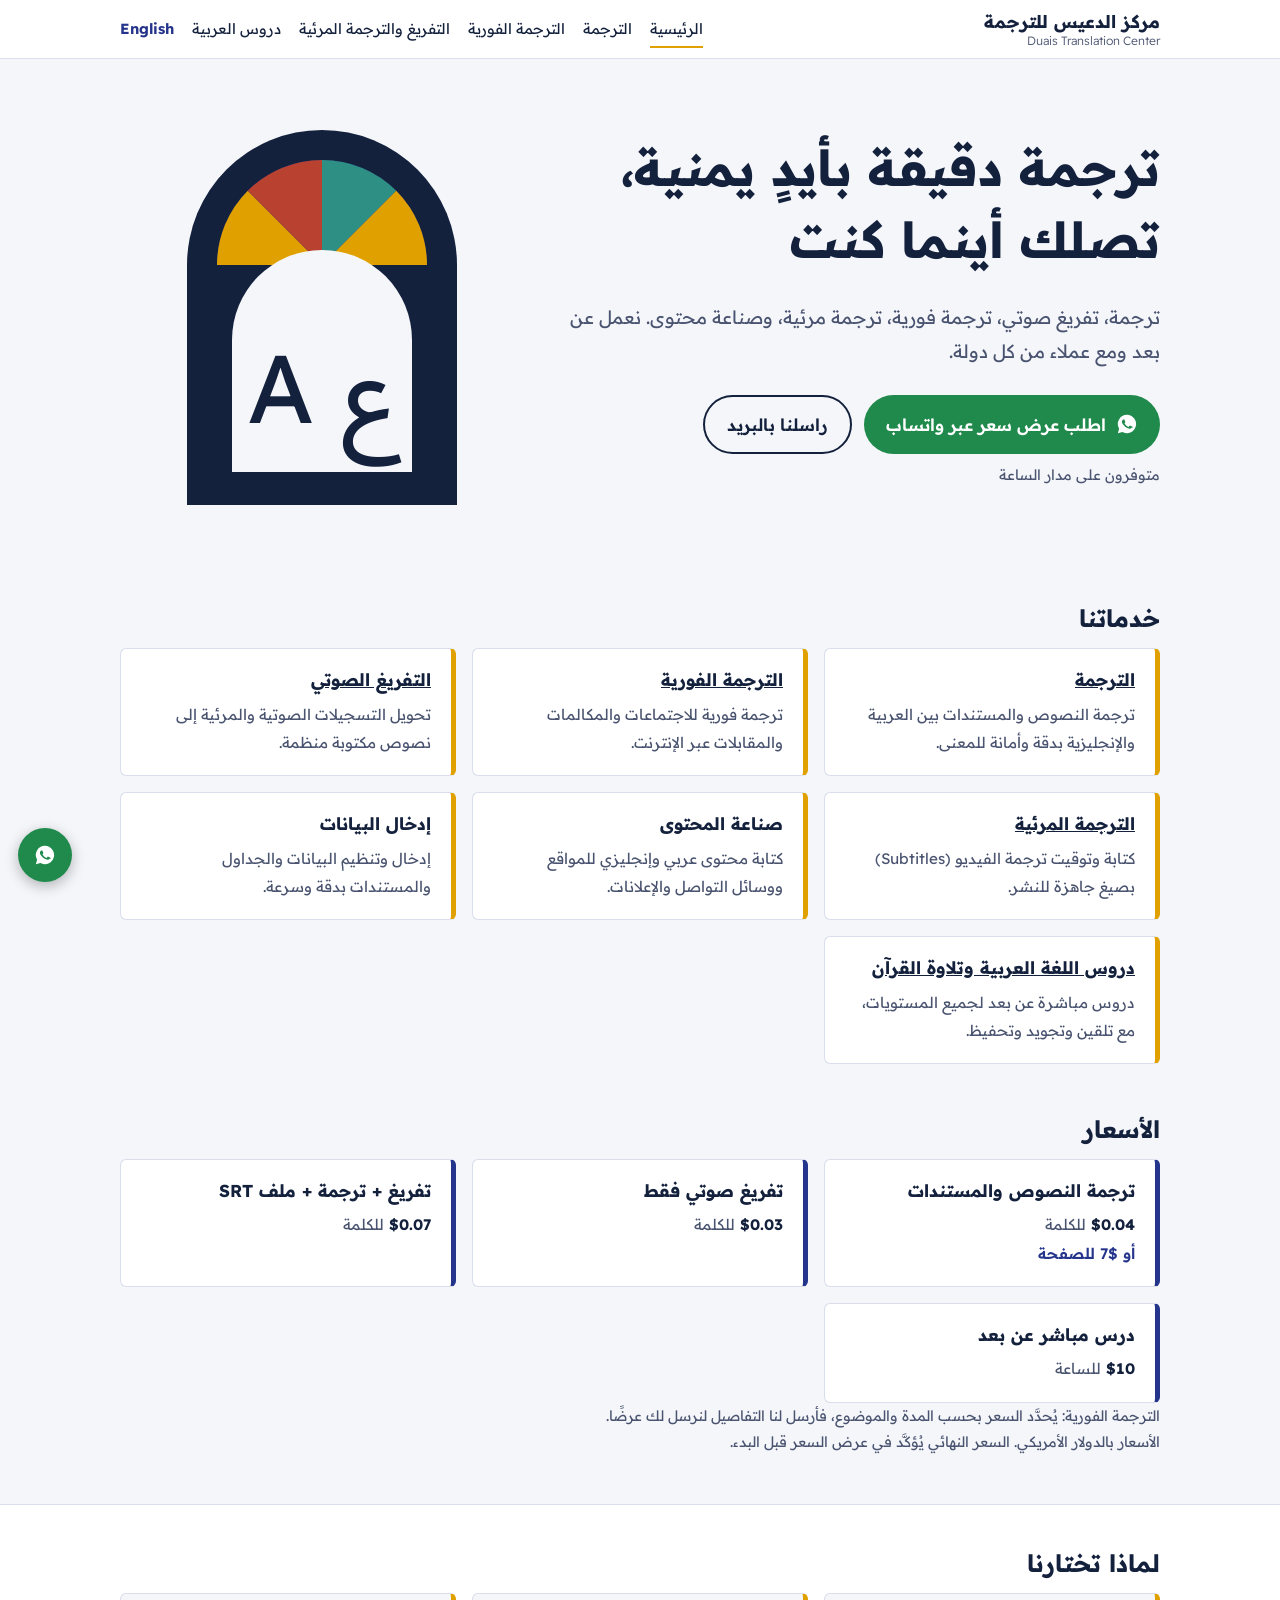
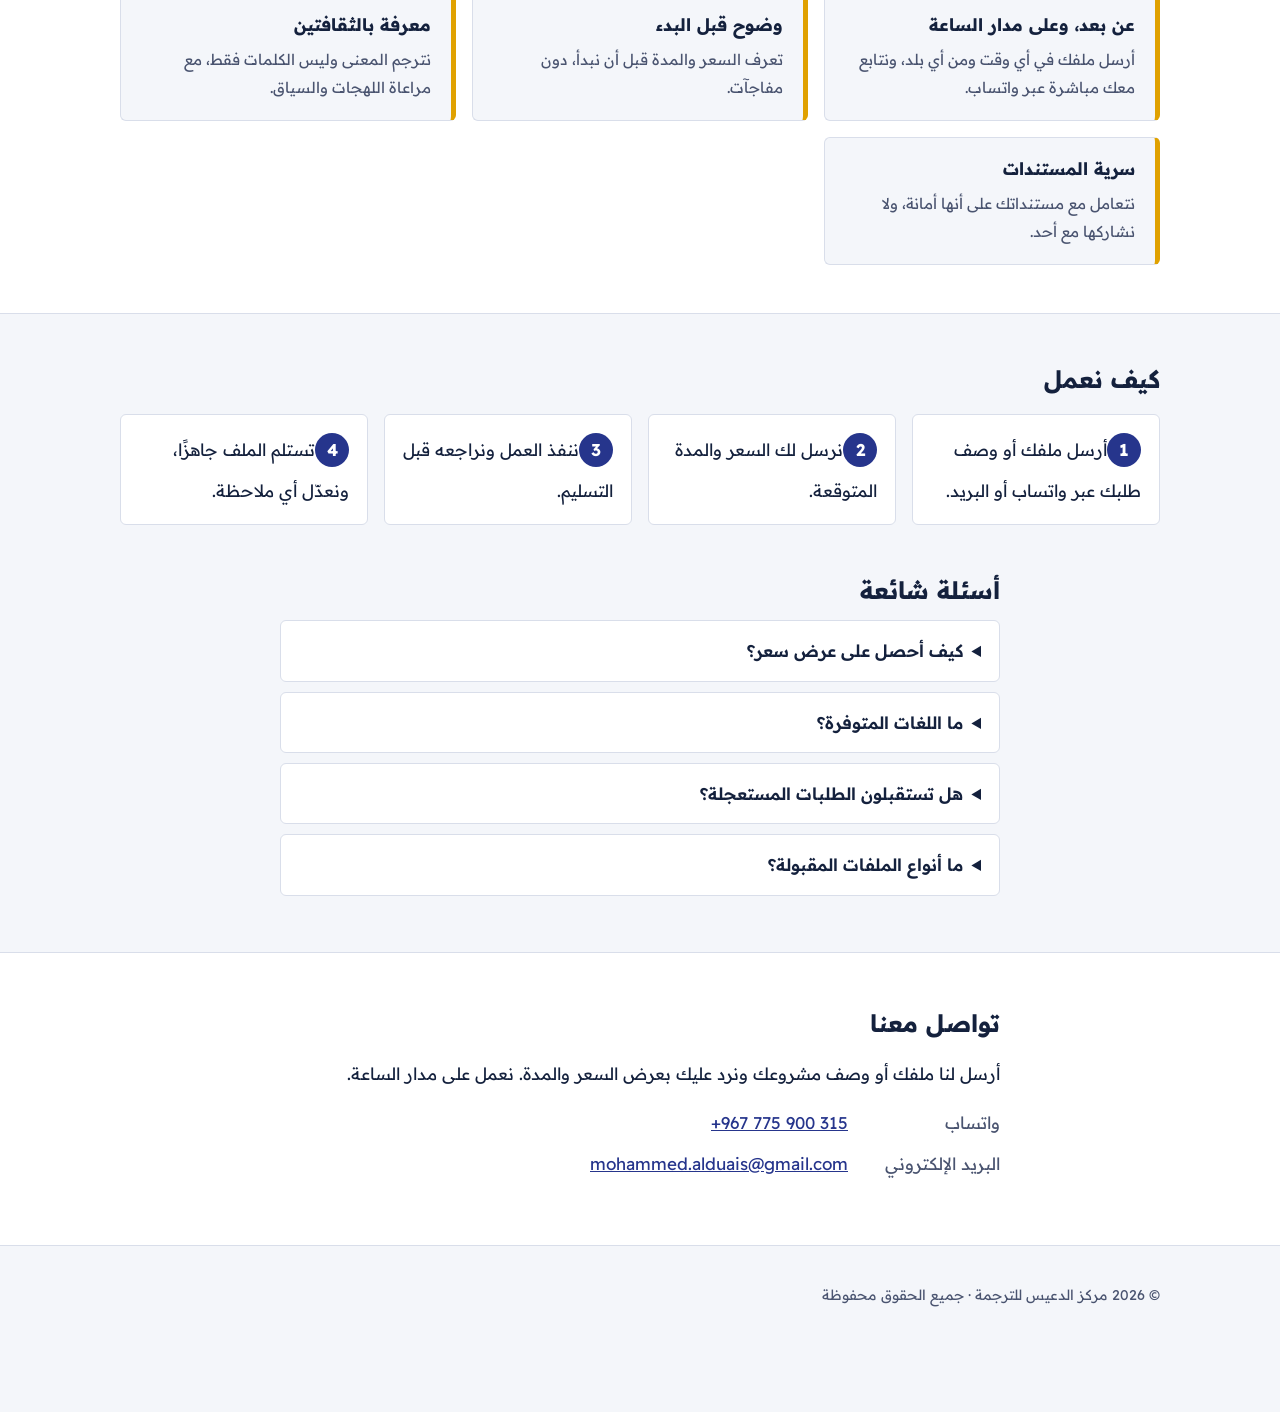
<file: index.html>
<!doctype html>
<html lang="ar" dir="rtl">
<head><meta charset="utf-8"><meta name="viewport" content="width=device-width, initial-scale=1">
<title>مركز الدعيس للترجمة | ترجمة احترافية وتفريغ صوتي وترجمة فورية</title><meta name="description" content="ترجمة عربي-إنجليزي احترافية، تفريغ صوتي، ترجمة فورية، ترجمة مرئية، صناعة محتوى وإدخال بيانات، عن بعد وعلى مدار الساعة. اطلب عرض سعر عبر واتساب.">
<link rel="canonical" href="https://duaistranslations.github.io/DTC/"><link rel="alternate" hreflang="ar" href="https://duaistranslations.github.io/DTC/"><link rel="alternate" hreflang="en" href="https://duaistranslations.github.io/DTC/en/"><link rel="alternate" hreflang="x-default" href="https://duaistranslations.github.io/DTC/">
<meta property="og:type" content="website"><meta property="og:title" content="مركز الدعيس للترجمة | ترجمة احترافية وتفريغ صوتي وترجمة فورية"><meta property="og:description" content="ترجمة عربي-إنجليزي احترافية، تفريغ صوتي، ترجمة فورية، ترجمة مرئية، صناعة محتوى وإدخال بيانات، عن بعد وعلى مدار الساعة. اطلب عرض سعر عبر واتساب."><meta property="og:url" content="https://duaistranslations.github.io/DTC/"><meta property="og:locale" content="ar_AR">
<meta name="theme-color" content="#14213D"><link rel="icon" href="favicon.svg" type="image/svg+xml">
<link rel="preconnect" href="https://fonts.googleapis.com"><link rel="preconnect" href="https://fonts.gstatic.com" crossorigin>
<link rel="stylesheet" href="https://fonts.googleapis.com/css2?family=Readex+Pro:wght@300;400;600;700&display=swap">
<link rel="stylesheet" href="style.css"><script type="application/ld+json">{"@context": "https://schema.org", "@type": "ProfessionalService", "name": "Duais Translation Center", "alternateName": "مركز الدعيس للترجمة", "url": "https://duaistranslations.github.io/DTC/", "email": "mohammed.alduais@gmail.com", "telephone": "+967775900315", "availableLanguage": ["Arabic", "English"], "areaServed": "Worldwide", "priceRange": "$0.03-$0.07 per word; $10 per hour (lessons)", "currenciesAccepted": "USD", "description": "Professional Arabic–English translation, transcription, remote interpretation, subtitling, content creation and data entry, available 24/7. Request a quote on WhatsApp.", "openingHours": "Mo-Su 00:00-23:59", "knowsAbout": ["Translation", "Interpretation", "Transcription", "Subtitling", "Arabic language tutoring"]}</script><script type="application/ld+json">{"@context": "https://schema.org", "@type": "FAQPage", "mainEntity": [{"@type": "Question", "name": "كيف أحصل على عرض سعر؟", "acceptedAnswer": {"@type": "Answer", "text": "أرسل الملف أو وصفًا للمشروع عبر واتساب أو البريد، ونرد بالسعر والمدة. الترجمة التحريرية 0.04 دولار للكلمة أو 7 دولارات للصفحة، والتفريغ الصوتي 0.03 دولار للكلمة، والتفريغ مع الترجمة وملف SRT 0.07 دولار للكلمة، ودروس العربية 10 دولارات للساعة."}}, {"@type": "Question", "name": "ما اللغات المتوفرة؟", "acceptedAnswer": {"@type": "Answer", "text": "نعمل بين العربية والإنجليزية. للغات أخرى راسلنا ونخبرك بما يمكن تنفيذه."}}, {"@type": "Question", "name": "هل تستقبلون الطلبات المستعجلة؟", "acceptedAnswer": {"@type": "Answer", "text": "نعم، نحن متوفرون على مدار الساعة. اذكر موعد التسليم المطلوب في رسالتك."}}, {"@type": "Question", "name": "ما أنواع الملفات المقبولة؟", "acceptedAnswer": {"@type": "Answer", "text": "ملفات Word وPDF وPowerPoint وExcel والصور الواضحة للمستندات، وكذلك ملفات الصوت والفيديو للتفريغ والترجمة المرئية."}}]}</script></head>
<body><a class="skip" href="#main">تخطَّ إلى المحتوى</a>
<header class="top"><div class="wrap bar"><a class="brand" href="./"><span><b>مركز الدعيس للترجمة</b><small>Duais Translation Center</small></span></a>
<nav aria-label="التنقل"><a href="./" aria-current="page">الرئيسية</a><a href="translation/">الترجمة</a><a href="interpretation/">الترجمة الفورية</a><a href="transcription/">التفريغ والترجمة المرئية</a><a href="tutoring/">دروس العربية</a><a class="lang" href="en/" hreflang="en" lang="en">English</a></nav></div></header>
<main id="main"><section class="hero"><div class="wrap hero-grid"><div>
<h1>ترجمة دقيقة بأيدٍ يمنية، تصلك أينما كنت</h1><p class="lead">ترجمة، تفريغ صوتي، ترجمة فورية، ترجمة مرئية، وصناعة محتوى. نعمل عن بعد ومع عملاء من كل دولة.</p>
<p class="btns"><a class="btn" href="https://wa.me/967775900315?text=%D9%85%D8%B1%D8%AD%D8%A8%D9%8B%D8%A7%D8%8C%20%D8%A3%D8%B1%D8%BA%D8%A8%20%D9%81%D9%8A%20%D8%A7%D9%84%D8%AD%D8%B5%D9%88%D9%84%20%D8%B9%D9%84%D9%89%20%D8%B9%D8%B1%D8%B6%20%D8%B3%D8%B9%D8%B1%20%D9%84%D8%AE%D8%AF%D9%85%D8%A9%3A%20"><svg viewBox="0 0 24 24" width="22" height="22" aria-hidden="true"><path fill="currentColor" d="M12 2a10 10 0 0 0-8.6 15.1L2 22l5-1.3A10 10 0 1 0 12 2zm5.2 13.9c-.2.6-1.300 1.200-1.800 1.200-.5.1-1 .2-3.200-.7-2.700-1.100-4.400-3.800-4.600-4-.1-.2-1.100-1.500-1.100-2.800s.7-2 1-2.300c.2-.3.500-.3.700-.3h.5c.2 0 .4 0 .6.500l.8 2c.1.2.1.4 0 .5l-.3.500-.4.400c-.1.200-.3.300-.1.600.2.300.8 1.300 1.700 2.100 1.200 1 2.100 1.300 2.400 1.500.3.100.5.100.6-.1l.9-1.100c.2-.3.400-.2.700-.1l1.900.9c.3.100.5.200.5.300.1.200.1.800-.1 1.400z"/></svg><span>اطلب عرض سعر عبر واتساب</span></a><a class="btn ghost" href="mailto:mohammed.alduais@gmail.com">راسلنا بالبريد</a></p>
<p class="note">متوفرون على مدار الساعة</p></div><svg class="arch" viewBox="0 0 200 260" aria-hidden="true" focusable="false">
<path d="M10 260V100a90 90 0 0 1 180 0v160z" fill="#14213D"/>
<g transform="translate(100 100)">
<path d="M-70 0a70 70 0 0 1 140 0z" fill="#26358C"/>
<path d="M0 0L-70 0A70 70 0 0 1 -49.5 -49.5z" fill="#E0A100"/>
<path d="M0 0L-49.5 -49.5A70 70 0 0 1 0 -70z" fill="#B8412F"/>
<path d="M0 0L0 -70A70 70 0 0 1 49.5 -49.5z" fill="#2E8F84"/>
<path d="M0 0L49.5 -49.5A70 70 0 0 1 70 0z" fill="#E0A100"/>
</g>
<path d="M40 238V150a60 60 0 0 1 120 0v88z" fill="#F4F6FA"/>
<text x="100" y="205" text-anchor="middle" font-size="64" font-family="Readex Pro,Tahoma,sans-serif" fill="#14213D">ع A</text>
</svg></div></section><section class="wrap"><h2>خدماتنا</h2><ul class="grid"><li><h3><a href="translation/">الترجمة</a></h3><p>ترجمة النصوص والمستندات بين العربية والإنجليزية بدقة وأمانة للمعنى.</p></li><li><h3><a href="interpretation/">الترجمة الفورية</a></h3><p>ترجمة فورية للاجتماعات والمكالمات والمقابلات عبر الإنترنت.</p></li><li><h3><a href="transcription/">التفريغ الصوتي</a></h3><p>تحويل التسجيلات الصوتية والمرئية إلى نصوص مكتوبة منظمة.</p></li><li><h3><a href="transcription/">الترجمة المرئية</a></h3><p>كتابة وتوقيت ترجمة الفيديو (Subtitles) بصيغ جاهزة للنشر.</p></li><li><h3>صناعة المحتوى</h3><p>كتابة محتوى عربي وإنجليزي للمواقع ووسائل التواصل والإعلانات.</p></li><li><h3>إدخال البيانات</h3><p>إدخال وتنظيم البيانات والجداول والمستندات بدقة وسرعة.</p></li><li><h3><a href="tutoring/">دروس اللغة العربية وتلاوة القرآن</a></h3><p>دروس مباشرة عن بعد لجميع المستويات، مع تلقين وتجويد وتحفيظ.</p></li></ul></section><section class="wrap"><h2>الأسعار</h2><ul class="grid prices"><li><h3>ترجمة النصوص والمستندات</h3><p class="price"><bdi dir="ltr">$0.04</bdi> <span>للكلمة</span></p><p class="alt">أو $7 للصفحة</p></li><li><h3>تفريغ صوتي فقط</h3><p class="price"><bdi dir="ltr">$0.03</bdi> <span>للكلمة</span></p></li><li><h3>تفريغ + ترجمة + ملف SRT</h3><p class="price"><bdi dir="ltr">$0.07</bdi> <span>للكلمة</span></p></li><li><h3>درس مباشر عن بعد</h3><p class="price"><bdi dir="ltr">$10</bdi> <span>للساعة</span></p></li></ul><p class="note">الترجمة الفورية: يُحدَّد السعر بحسب المدة والموضوع، فأرسل لنا التفاصيل لنرسل لك عرضًا.</p><p class="note">الأسعار بالدولار الأمريكي. السعر النهائي يُؤكَّد في عرض السعر قبل البدء.</p></section><section class="band"><div class="wrap"><h2>لماذا تختارنا</h2><ul class="grid two"><li><h3>عن بعد، وعلى مدار الساعة</h3><p>أرسل ملفك في أي وقت ومن أي بلد، ونتابع معك مباشرة عبر واتساب.</p></li><li><h3>وضوح قبل البدء</h3><p>تعرف السعر والمدة قبل أن نبدأ، دون مفاجآت.</p></li><li><h3>معرفة بالثقافتين</h3><p>نترجم المعنى وليس الكلمات فقط، مع مراعاة اللهجات والسياق.</p></li><li><h3>سرية المستندات</h3><p>نتعامل مع مستنداتك على أنها أمانة، ولا نشاركها مع أحد.</p></li></ul></div></section><section class="wrap"><h2>كيف نعمل</h2><ol class="steps"><li>أرسل ملفك أو وصف طلبك عبر واتساب أو البريد.</li><li>نرسل لك السعر والمدة المتوقعة.</li><li>ننفذ العمل ونراجعه قبل التسليم.</li><li>تستلم الملف جاهزًا، ونعدّل أي ملاحظة.</li></ol></section><section class="wrap narrow"><h2>أسئلة شائعة</h2><details><summary>كيف أحصل على عرض سعر؟</summary><p>أرسل الملف أو وصفًا للمشروع عبر واتساب أو البريد، ونرد بالسعر والمدة. الترجمة التحريرية 0.04 دولار للكلمة أو 7 دولارات للصفحة، والتفريغ الصوتي 0.03 دولار للكلمة، والتفريغ مع الترجمة وملف SRT 0.07 دولار للكلمة، ودروس العربية 10 دولارات للساعة.</p></details><details><summary>ما اللغات المتوفرة؟</summary><p>نعمل بين العربية والإنجليزية. للغات أخرى راسلنا ونخبرك بما يمكن تنفيذه.</p></details><details><summary>هل تستقبلون الطلبات المستعجلة؟</summary><p>نعم، نحن متوفرون على مدار الساعة. اذكر موعد التسليم المطلوب في رسالتك.</p></details><details><summary>ما أنواع الملفات المقبولة؟</summary><p>ملفات Word وPDF وPowerPoint وExcel والصور الواضحة للمستندات، وكذلك ملفات الصوت والفيديو للتفريغ والترجمة المرئية.</p></details></section><section class="band contact" id="contact"><div class="wrap narrow"><h2>تواصل معنا</h2><p>أرسل لنا ملفك أو وصف مشروعك ونرد عليك بعرض السعر والمدة. نعمل على مدار الساعة.</p>
<ul class="contact-list"><li><span>واتساب</span><a href="https://wa.me/967775900315?text=%D9%85%D8%B1%D8%AD%D8%A8%D9%8B%D8%A7%D8%8C%20%D8%A3%D8%B1%D8%BA%D8%A8%20%D9%81%D9%8A%20%D8%A7%D9%84%D8%AD%D8%B5%D9%88%D9%84%20%D8%B9%D9%84%D9%89%20%D8%B9%D8%B1%D8%B6%20%D8%B3%D8%B9%D8%B1%20%D9%84%D8%AE%D8%AF%D9%85%D8%A9%3A%20" dir="ltr">+967 775 900 315</a></li>
<li><span>البريد الإلكتروني</span><a href="mailto:mohammed.alduais@gmail.com" dir="ltr">mohammed.alduais@gmail.com</a></li></ul></div></section></main>
<footer><div class="wrap"><p>© 2026 مركز الدعيس للترجمة · جميع الحقوق محفوظة</p></div></footer>
<a class="fab" href="https://wa.me/967775900315?text=%D9%85%D8%B1%D8%AD%D8%A8%D9%8B%D8%A7%D8%8C%20%D8%A3%D8%B1%D8%BA%D8%A8%20%D9%81%D9%8A%20%D8%A7%D9%84%D8%AD%D8%B5%D9%88%D9%84%20%D8%B9%D9%84%D9%89%20%D8%B9%D8%B1%D8%B6%20%D8%B3%D8%B9%D8%B1%20%D9%84%D8%AE%D8%AF%D9%85%D8%A9%3A%20" aria-label="واتساب"><svg viewBox="0 0 24 24" width="22" height="22" aria-hidden="true"><path fill="currentColor" d="M12 2a10 10 0 0 0-8.6 15.1L2 22l5-1.3A10 10 0 1 0 12 2zm5.2 13.9c-.2.6-1.300 1.200-1.800 1.200-.5.1-1 .2-3.200-.7-2.700-1.100-4.400-3.800-4.600-4-.1-.2-1.100-1.500-1.100-2.800s.7-2 1-2.300c.2-.3.500-.3.700-.3h.5c.2 0 .4 0 .6.500l.8 2c.1.2.1.4 0 .5l-.3.500-.4.400c-.1.200-.3.300-.1.600.2.300.8 1.300 1.700 2.100 1.200 1 2.100 1.300 2.400 1.500.3.100.5.100.6-.1l.9-1.100c.2-.3.400-.2.700-.1l1.900.9c.3.100.5.200.5.300.1.200.1.800-.1 1.400z"/></svg></a>
</body></html>
</file>
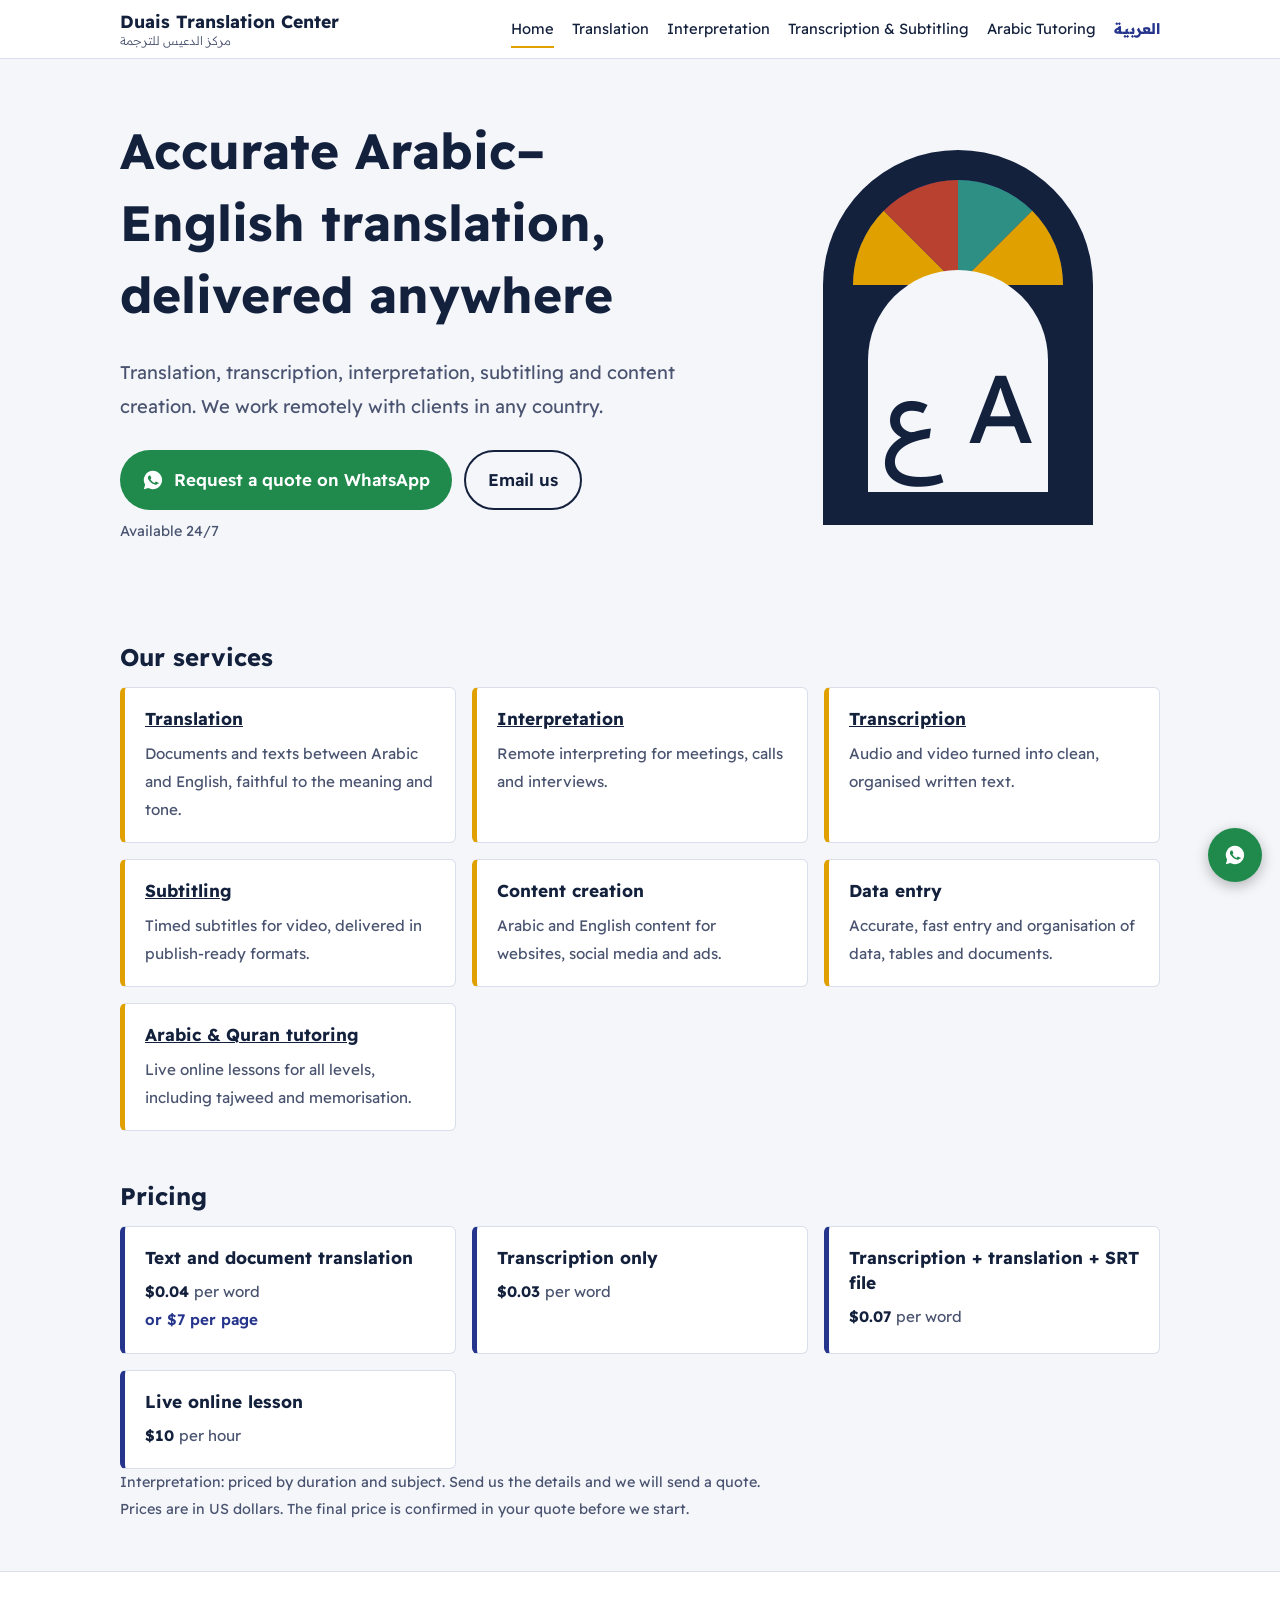
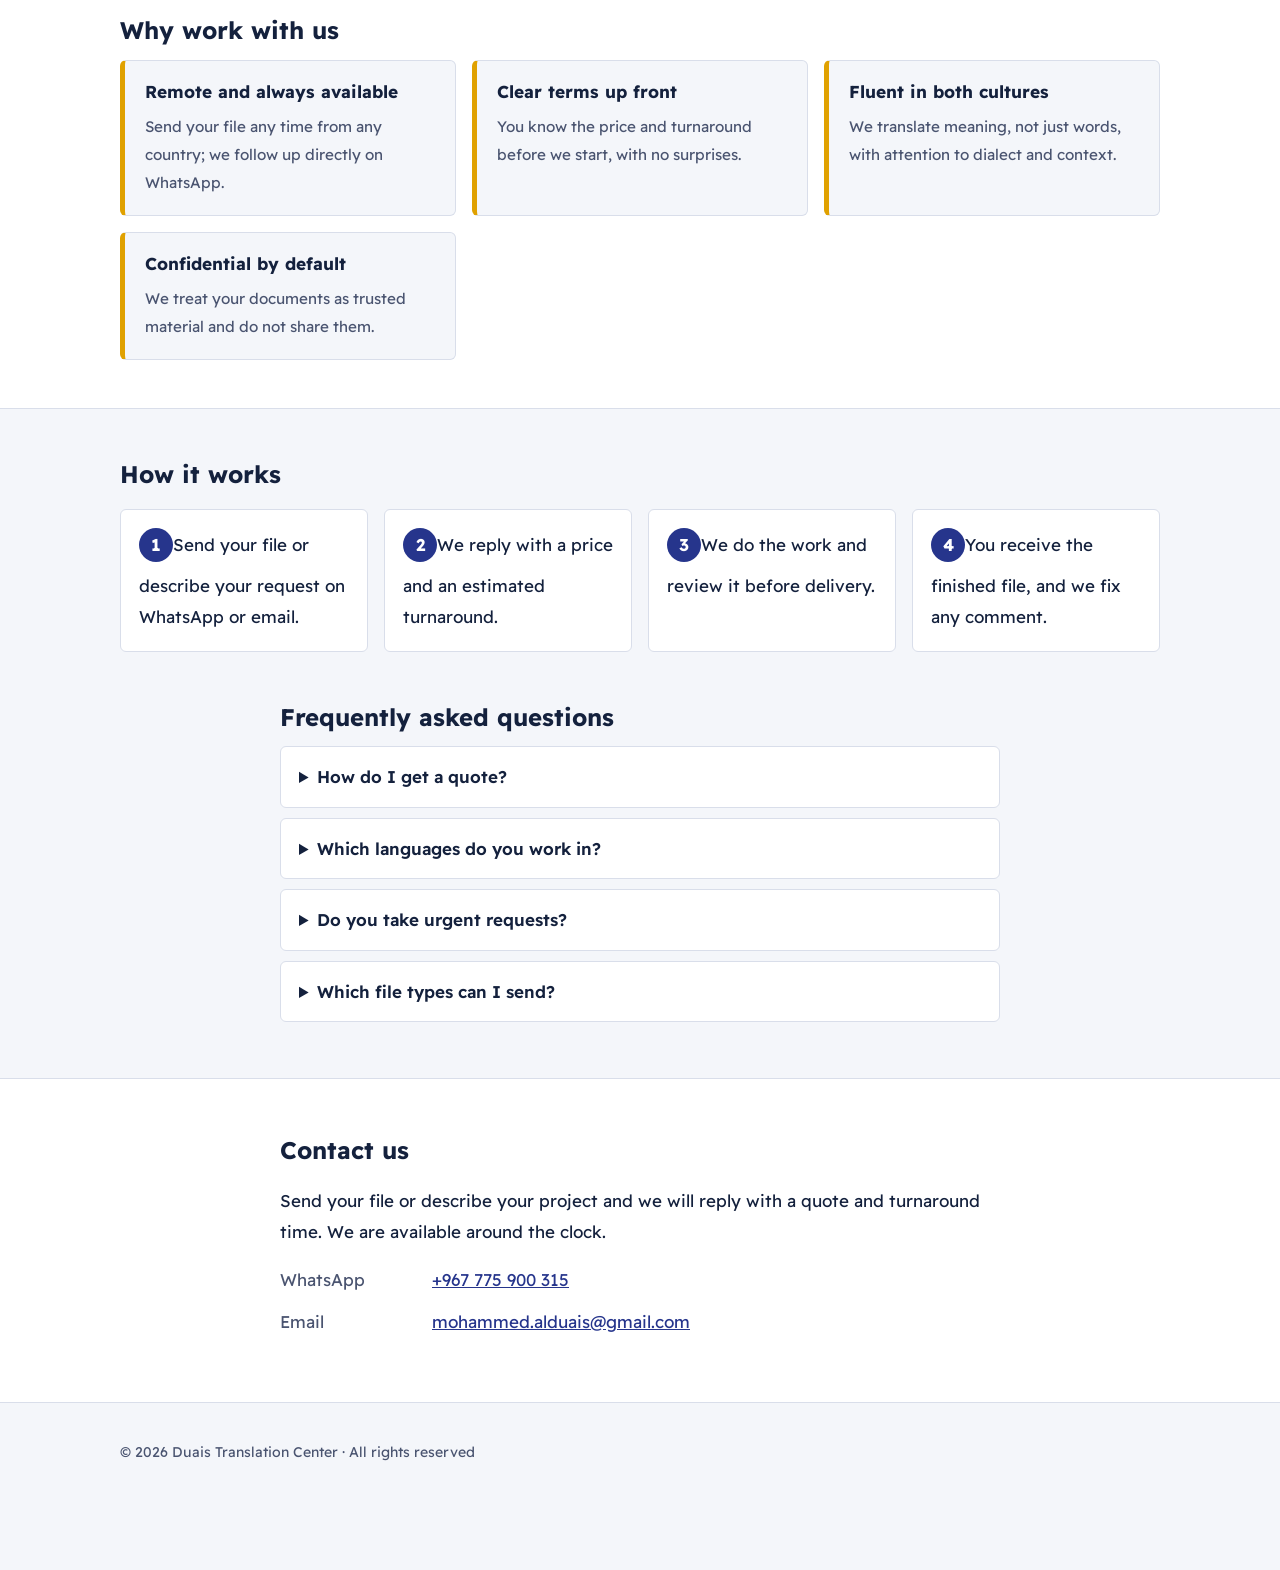
<file: en/index.html>
<!doctype html>
<html lang="en" dir="ltr">
<head><meta charset="utf-8"><meta name="viewport" content="width=device-width, initial-scale=1">
<title>Duais Translation Center | Arabic–English Translation, Transcription &amp; Interpretation</title><meta name="description" content="Professional Arabic–English translation, transcription, remote interpretation, subtitling, content creation and data entry, available 24/7. Request a quote on WhatsApp.">
<link rel="canonical" href="https://duaistranslations.github.io/DTC/en/"><link rel="alternate" hreflang="ar" href="https://duaistranslations.github.io/DTC/"><link rel="alternate" hreflang="en" href="https://duaistranslations.github.io/DTC/en/"><link rel="alternate" hreflang="x-default" href="https://duaistranslations.github.io/DTC/">
<meta property="og:type" content="website"><meta property="og:title" content="Duais Translation Center | Arabic–English Translation, Transcription &amp; Interpretation"><meta property="og:description" content="Professional Arabic–English translation, transcription, remote interpretation, subtitling, content creation and data entry, available 24/7. Request a quote on WhatsApp."><meta property="og:url" content="https://duaistranslations.github.io/DTC/en/"><meta property="og:locale" content="en_US">
<meta name="theme-color" content="#14213D"><link rel="icon" href="../favicon.svg" type="image/svg+xml">
<link rel="preconnect" href="https://fonts.googleapis.com"><link rel="preconnect" href="https://fonts.gstatic.com" crossorigin>
<link rel="stylesheet" href="https://fonts.googleapis.com/css2?family=Readex+Pro:wght@300;400;600;700&display=swap">
<link rel="stylesheet" href="../style.css"><script type="application/ld+json">{"@context": "https://schema.org", "@type": "ProfessionalService", "name": "Duais Translation Center", "alternateName": "مركز الدعيس للترجمة", "url": "https://duaistranslations.github.io/DTC/", "email": "mohammed.alduais@gmail.com", "telephone": "+967775900315", "availableLanguage": ["Arabic", "English"], "areaServed": "Worldwide", "priceRange": "$0.03-$0.07 per word; $10 per hour (lessons)", "currenciesAccepted": "USD", "description": "Professional Arabic–English translation, transcription, remote interpretation, subtitling, content creation and data entry, available 24/7. Request a quote on WhatsApp.", "openingHours": "Mo-Su 00:00-23:59", "knowsAbout": ["Translation", "Interpretation", "Transcription", "Subtitling", "Arabic language tutoring"]}</script><script type="application/ld+json">{"@context": "https://schema.org", "@type": "FAQPage", "mainEntity": [{"@type": "Question", "name": "How do I get a quote?", "acceptedAnswer": {"@type": "Answer", "text": "Send the file or a description of the project on WhatsApp or email. We reply with a price and turnaround, Written translation is $0.04 per word or $7 per page, transcription only is $0.03 per word, transcription with translation and an SRT file is $0.07 per word, and Arabic lessons are $10 per hour."}}, {"@type": "Question", "name": "Which languages do you work in?", "acceptedAnswer": {"@type": "Answer", "text": "Arabic and English. For other languages, message us and we will tell you what we can do."}}, {"@type": "Question", "name": "Do you take urgent requests?", "acceptedAnswer": {"@type": "Answer", "text": "Yes, we are available around the clock. Please state your deadline in your message."}}, {"@type": "Question", "name": "Which file types can I send?", "acceptedAnswer": {"@type": "Answer", "text": "Word, PDF, PowerPoint, Excel and clear images of documents, as well as audio and video files for transcription and subtitling."}}]}</script></head>
<body><a class="skip" href="#main">Skip to content</a>
<header class="top"><div class="wrap bar"><a class="brand" href="./"><span><b>Duais Translation Center</b><small>مركز الدعيس للترجمة</small></span></a>
<nav aria-label="Main"><a href="./" aria-current="page">Home</a><a href="translation/">Translation</a><a href="interpretation/">Interpretation</a><a href="transcription/">Transcription &amp; Subtitling</a><a href="tutoring/">Arabic Tutoring</a><a class="lang" href="../" hreflang="ar" lang="ar">العربية</a></nav></div></header>
<main id="main"><section class="hero"><div class="wrap hero-grid"><div>
<h1>Accurate Arabic–English translation, delivered anywhere</h1><p class="lead">Translation, transcription, interpretation, subtitling and content creation. We work remotely with clients in any country.</p>
<p class="btns"><a class="btn" href="https://wa.me/967775900315?text=Hello%2C%20I%20would%20like%20a%20quote%20for%3A%20"><svg viewBox="0 0 24 24" width="22" height="22" aria-hidden="true"><path fill="currentColor" d="M12 2a10 10 0 0 0-8.6 15.1L2 22l5-1.3A10 10 0 1 0 12 2zm5.2 13.9c-.2.6-1.300 1.200-1.800 1.200-.5.1-1 .2-3.200-.7-2.700-1.100-4.400-3.800-4.600-4-.1-.2-1.100-1.500-1.100-2.800s.7-2 1-2.300c.2-.3.500-.3.700-.3h.5c.2 0 .4 0 .6.500l.8 2c.1.2.1.4 0 .5l-.3.500-.4.400c-.1.200-.3.300-.1.600.2.300.8 1.300 1.700 2.100 1.200 1 2.100 1.300 2.400 1.500.3.100.5.100.6-.1l.9-1.100c.2-.3.400-.2.700-.1l1.900.9c.3.100.5.200.5.300.1.200.1.800-.1 1.400z"/></svg><span>Request a quote on WhatsApp</span></a><a class="btn ghost" href="mailto:mohammed.alduais@gmail.com">Email us</a></p>
<p class="note">Available 24/7</p></div><svg class="arch" viewBox="0 0 200 260" aria-hidden="true" focusable="false">
<path d="M10 260V100a90 90 0 0 1 180 0v160z" fill="#14213D"/>
<g transform="translate(100 100)">
<path d="M-70 0a70 70 0 0 1 140 0z" fill="#26358C"/>
<path d="M0 0L-70 0A70 70 0 0 1 -49.5 -49.5z" fill="#E0A100"/>
<path d="M0 0L-49.5 -49.5A70 70 0 0 1 0 -70z" fill="#B8412F"/>
<path d="M0 0L0 -70A70 70 0 0 1 49.5 -49.5z" fill="#2E8F84"/>
<path d="M0 0L49.5 -49.5A70 70 0 0 1 70 0z" fill="#E0A100"/>
</g>
<path d="M40 238V150a60 60 0 0 1 120 0v88z" fill="#F4F6FA"/>
<text x="100" y="205" text-anchor="middle" font-size="64" font-family="Readex Pro,Tahoma,sans-serif" fill="#14213D">ع A</text>
</svg></div></section><section class="wrap"><h2>Our services</h2><ul class="grid"><li><h3><a href="translation/">Translation</a></h3><p>Documents and texts between Arabic and English, faithful to the meaning and tone.</p></li><li><h3><a href="interpretation/">Interpretation</a></h3><p>Remote interpreting for meetings, calls and interviews.</p></li><li><h3><a href="transcription/">Transcription</a></h3><p>Audio and video turned into clean, organised written text.</p></li><li><h3><a href="transcription/">Subtitling</a></h3><p>Timed subtitles for video, delivered in publish-ready formats.</p></li><li><h3>Content creation</h3><p>Arabic and English content for websites, social media and ads.</p></li><li><h3>Data entry</h3><p>Accurate, fast entry and organisation of data, tables and documents.</p></li><li><h3><a href="tutoring/">Arabic &amp; Quran tutoring</a></h3><p>Live online lessons for all levels, including tajweed and memorisation.</p></li></ul></section><section class="wrap"><h2>Pricing</h2><ul class="grid prices"><li><h3>Text and document translation</h3><p class="price"><bdi dir="ltr">$0.04</bdi> <span>per word</span></p><p class="alt">or $7 per page</p></li><li><h3>Transcription only</h3><p class="price"><bdi dir="ltr">$0.03</bdi> <span>per word</span></p></li><li><h3>Transcription + translation + SRT file</h3><p class="price"><bdi dir="ltr">$0.07</bdi> <span>per word</span></p></li><li><h3>Live online lesson</h3><p class="price"><bdi dir="ltr">$10</bdi> <span>per hour</span></p></li></ul><p class="note">Interpretation: priced by duration and subject. Send us the details and we will send a quote.</p><p class="note">Prices are in US dollars. The final price is confirmed in your quote before we start.</p></section><section class="band"><div class="wrap"><h2>Why work with us</h2><ul class="grid two"><li><h3>Remote and always available</h3><p>Send your file any time from any country; we follow up directly on WhatsApp.</p></li><li><h3>Clear terms up front</h3><p>You know the price and turnaround before we start, with no surprises.</p></li><li><h3>Fluent in both cultures</h3><p>We translate meaning, not just words, with attention to dialect and context.</p></li><li><h3>Confidential by default</h3><p>We treat your documents as trusted material and do not share them.</p></li></ul></div></section><section class="wrap"><h2>How it works</h2><ol class="steps"><li>Send your file or describe your request on WhatsApp or email.</li><li>We reply with a price and an estimated turnaround.</li><li>We do the work and review it before delivery.</li><li>You receive the finished file, and we fix any comment.</li></ol></section><section class="wrap narrow"><h2>Frequently asked questions</h2><details><summary>How do I get a quote?</summary><p>Send the file or a description of the project on WhatsApp or email. We reply with a price and turnaround, Written translation is $0.04 per word or $7 per page, transcription only is $0.03 per word, transcription with translation and an SRT file is $0.07 per word, and Arabic lessons are $10 per hour.</p></details><details><summary>Which languages do you work in?</summary><p>Arabic and English. For other languages, message us and we will tell you what we can do.</p></details><details><summary>Do you take urgent requests?</summary><p>Yes, we are available around the clock. Please state your deadline in your message.</p></details><details><summary>Which file types can I send?</summary><p>Word, PDF, PowerPoint, Excel and clear images of documents, as well as audio and video files for transcription and subtitling.</p></details></section><section class="band contact" id="contact"><div class="wrap narrow"><h2>Contact us</h2><p>Send your file or describe your project and we will reply with a quote and turnaround time. We are available around the clock.</p>
<ul class="contact-list"><li><span>WhatsApp</span><a href="https://wa.me/967775900315?text=Hello%2C%20I%20would%20like%20a%20quote%20for%3A%20" dir="ltr">+967 775 900 315</a></li>
<li><span>Email</span><a href="mailto:mohammed.alduais@gmail.com" dir="ltr">mohammed.alduais@gmail.com</a></li></ul></div></section></main>
<footer><div class="wrap"><p>© 2026 Duais Translation Center · All rights reserved</p></div></footer>
<a class="fab" href="https://wa.me/967775900315?text=Hello%2C%20I%20would%20like%20a%20quote%20for%3A%20" aria-label="WhatsApp"><svg viewBox="0 0 24 24" width="22" height="22" aria-hidden="true"><path fill="currentColor" d="M12 2a10 10 0 0 0-8.6 15.1L2 22l5-1.3A10 10 0 1 0 12 2zm5.2 13.9c-.2.6-1.300 1.200-1.800 1.200-.5.1-1 .2-3.200-.7-2.700-1.100-4.400-3.800-4.600-4-.1-.2-1.100-1.500-1.100-2.800s.7-2 1-2.300c.2-.3.500-.3.700-.3h.5c.2 0 .4 0 .6.500l.8 2c.1.2.1.4 0 .5l-.3.500-.4.400c-.1.200-.3.300-.1.600.2.300.8 1.300 1.700 2.100 1.200 1 2.100 1.300 2.400 1.500.3.100.5.100.6-.1l.9-1.100c.2-.3.400-.2.700-.1l1.900.9c.3.100.5.200.5.300.1.200.1.800-.1 1.400z"/></svg></a>
</body></html>
</file>
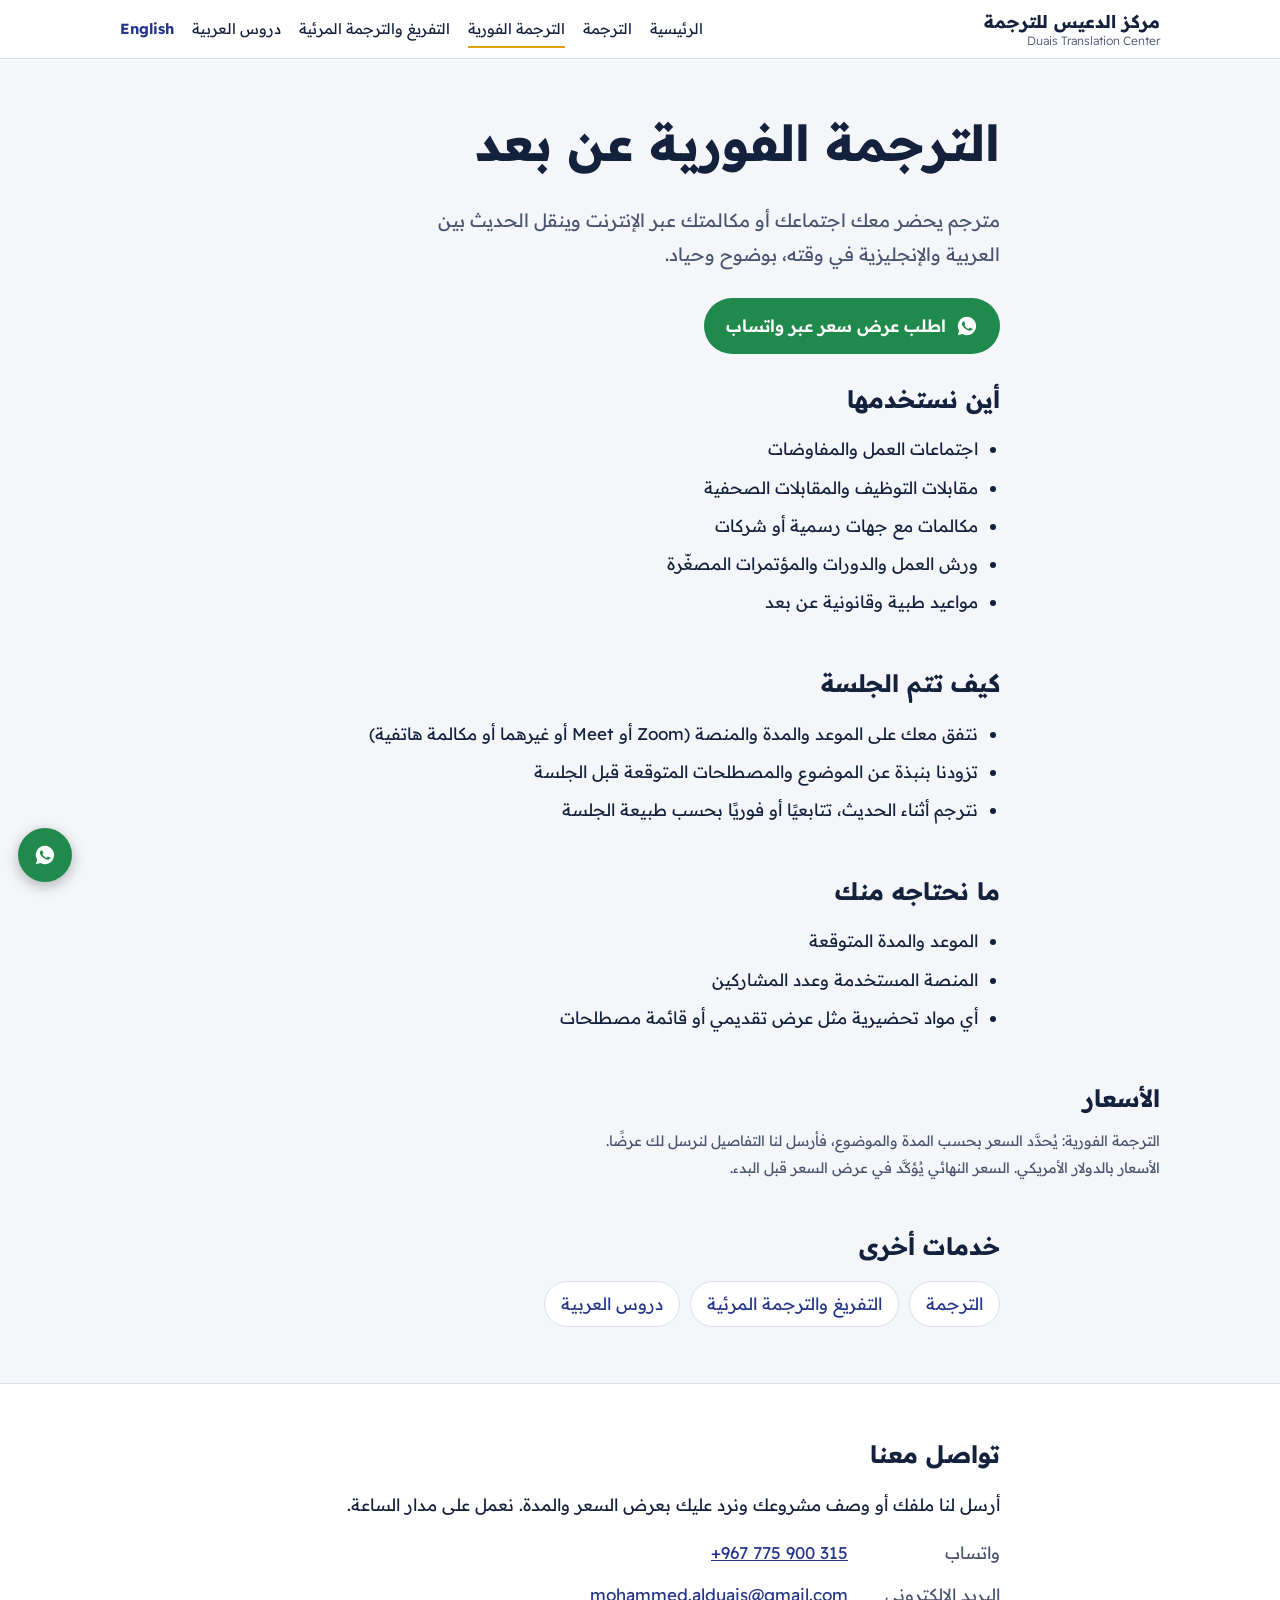
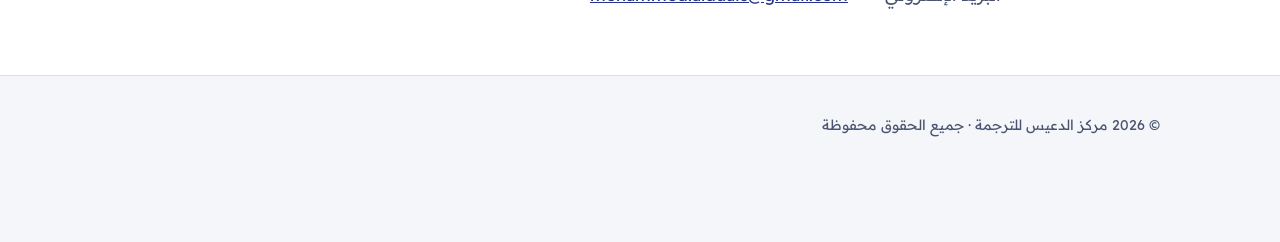
<file: interpretation/index.html>
<!doctype html>
<html lang="ar" dir="rtl">
<head><meta charset="utf-8"><meta name="viewport" content="width=device-width, initial-scale=1">
<title>الترجمة الفورية عن بعد عربي إنجليزي | مركز الدعيس للترجمة</title><meta name="description" content="خدمة ترجمة فورية عن بعد للاجتماعات والمكالمات والمقابلات والمؤتمرات عبر الإنترنت بين العربية والإنجليزية. متوفرون على مدار الساعة.">
<link rel="canonical" href="https://duaistranslations.github.io/DTC/interpretation/"><link rel="alternate" hreflang="ar" href="https://duaistranslations.github.io/DTC/interpretation/"><link rel="alternate" hreflang="en" href="https://duaistranslations.github.io/DTC/en/interpretation/"><link rel="alternate" hreflang="x-default" href="https://duaistranslations.github.io/DTC/interpretation/">
<meta property="og:type" content="website"><meta property="og:title" content="الترجمة الفورية عن بعد عربي إنجليزي | مركز الدعيس للترجمة"><meta property="og:description" content="خدمة ترجمة فورية عن بعد للاجتماعات والمكالمات والمقابلات والمؤتمرات عبر الإنترنت بين العربية والإنجليزية. متوفرون على مدار الساعة."><meta property="og:url" content="https://duaistranslations.github.io/DTC/interpretation/"><meta property="og:locale" content="ar_AR">
<meta name="theme-color" content="#14213D"><link rel="icon" href="../favicon.svg" type="image/svg+xml">
<link rel="preconnect" href="https://fonts.googleapis.com"><link rel="preconnect" href="https://fonts.gstatic.com" crossorigin>
<link rel="stylesheet" href="https://fonts.googleapis.com/css2?family=Readex+Pro:wght@300;400;600;700&display=swap">
<link rel="stylesheet" href="../style.css"></head>
<body><a class="skip" href="#main">تخطَّ إلى المحتوى</a>
<header class="top"><div class="wrap bar"><a class="brand" href="../"><span><b>مركز الدعيس للترجمة</b><small>Duais Translation Center</small></span></a>
<nav aria-label="التنقل"><a href="../">الرئيسية</a><a href="../translation/">الترجمة</a><a href="./" aria-current="page">الترجمة الفورية</a><a href="../transcription/">التفريغ والترجمة المرئية</a><a href="../tutoring/">دروس العربية</a><a class="lang" href="../en/interpretation/" hreflang="en" lang="en">English</a></nav></div></header>
<main id="main"><section class="pagehead"><div class="wrap narrow"><h1>الترجمة الفورية عن بعد</h1><p class="lead">مترجم يحضر معك اجتماعك أو مكالمتك عبر الإنترنت وينقل الحديث بين العربية والإنجليزية في وقته، بوضوح وحياد.</p>
<p class="btns"><a class="btn" href="https://wa.me/967775900315?text=%D9%85%D8%B1%D8%AD%D8%A8%D9%8B%D8%A7%D8%8C%20%D8%A3%D8%B1%D8%BA%D8%A8%20%D9%81%D9%8A%20%D8%A7%D9%84%D8%AD%D8%B5%D9%88%D9%84%20%D8%B9%D9%84%D9%89%20%D8%B9%D8%B1%D8%B6%20%D8%B3%D8%B9%D8%B1%20%D9%84%D8%AE%D8%AF%D9%85%D8%A9%3A%20%D8%A7%D9%84%D8%AA%D8%B1%D8%AC%D9%85%D8%A9%20%D8%A7%D9%84%D9%81%D9%88%D8%B1%D9%8A%D8%A9"><svg viewBox="0 0 24 24" width="22" height="22" aria-hidden="true"><path fill="currentColor" d="M12 2a10 10 0 0 0-8.6 15.1L2 22l5-1.3A10 10 0 1 0 12 2zm5.2 13.9c-.2.6-1.300 1.200-1.800 1.200-.5.1-1 .2-3.200-.7-2.700-1.100-4.400-3.800-4.600-4-.1-.2-1.100-1.500-1.100-2.800s.7-2 1-2.300c.2-.3.500-.3.700-.3h.5c.2 0 .4 0 .6.500l.8 2c.1.2.1.4 0 .5l-.3.500-.4.400c-.1.200-.3.300-.1.600.2.300.8 1.300 1.700 2.100 1.200 1 2.100 1.300 2.400 1.500.3.100.5.100.6-.1l.9-1.100c.2-.3.400-.2.700-.1l1.900.9c.3.100.5.200.5.300.1.200.1.800-.1 1.400z"/></svg><span>اطلب عرض سعر عبر واتساب</span></a></p></div></section>
<section class="wrap narrow prose"><h2>أين نستخدمها</h2><ul class="list"><li>اجتماعات العمل والمفاوضات</li><li>مقابلات التوظيف والمقابلات الصحفية</li><li>مكالمات مع جهات رسمية أو شركات</li><li>ورش العمل والدورات والمؤتمرات المصغّرة</li><li>مواعيد طبية وقانونية عن بعد</li></ul><h2>كيف تتم الجلسة</h2><ul class="list"><li>نتفق معك على الموعد والمدة والمنصة (Zoom أو Meet أو غيرهما أو مكالمة هاتفية)</li><li>تزودنا بنبذة عن الموضوع والمصطلحات المتوقعة قبل الجلسة</li><li>نترجم أثناء الحديث، تتابعيًا أو فوريًا بحسب طبيعة الجلسة</li></ul><h2>ما نحتاجه منك</h2><ul class="list"><li>الموعد والمدة المتوقعة</li><li>المنصة المستخدمة وعدد المشاركين</li><li>أي مواد تحضيرية مثل عرض تقديمي أو قائمة مصطلحات</li></ul></section><section class="wrap"><h2>الأسعار</h2><ul class="grid prices"></ul><p class="note">الترجمة الفورية: يُحدَّد السعر بحسب المدة والموضوع، فأرسل لنا التفاصيل لنرسل لك عرضًا.</p><p class="note">الأسعار بالدولار الأمريكي. السعر النهائي يُؤكَّد في عرض السعر قبل البدء.</p></section><section class="wrap narrow"><h2>خدمات أخرى</h2><p class="chips"><a href="../translation/">الترجمة</a><a href="../transcription/">التفريغ والترجمة المرئية</a><a href="../tutoring/">دروس العربية</a></p></section><section class="band contact" id="contact"><div class="wrap narrow"><h2>تواصل معنا</h2><p>أرسل لنا ملفك أو وصف مشروعك ونرد عليك بعرض السعر والمدة. نعمل على مدار الساعة.</p>
<ul class="contact-list"><li><span>واتساب</span><a href="https://wa.me/967775900315?text=%D9%85%D8%B1%D8%AD%D8%A8%D9%8B%D8%A7%D8%8C%20%D8%A3%D8%B1%D8%BA%D8%A8%20%D9%81%D9%8A%20%D8%A7%D9%84%D8%AD%D8%B5%D9%88%D9%84%20%D8%B9%D9%84%D9%89%20%D8%B9%D8%B1%D8%B6%20%D8%B3%D8%B9%D8%B1%20%D9%84%D8%AE%D8%AF%D9%85%D8%A9%3A%20%D8%A7%D9%84%D8%AA%D8%B1%D8%AC%D9%85%D8%A9%20%D8%A7%D9%84%D9%81%D9%88%D8%B1%D9%8A%D8%A9" dir="ltr">+967 775 900 315</a></li>
<li><span>البريد الإلكتروني</span><a href="mailto:mohammed.alduais@gmail.com" dir="ltr">mohammed.alduais@gmail.com</a></li></ul></div></section></main>
<footer><div class="wrap"><p>© 2026 مركز الدعيس للترجمة · جميع الحقوق محفوظة</p></div></footer>
<a class="fab" href="https://wa.me/967775900315?text=%D9%85%D8%B1%D8%AD%D8%A8%D9%8B%D8%A7%D8%8C%20%D8%A3%D8%B1%D8%BA%D8%A8%20%D9%81%D9%8A%20%D8%A7%D9%84%D8%AD%D8%B5%D9%88%D9%84%20%D8%B9%D9%84%D9%89%20%D8%B9%D8%B1%D8%B6%20%D8%B3%D8%B9%D8%B1%20%D9%84%D8%AE%D8%AF%D9%85%D8%A9%3A%20%D8%A7%D9%84%D8%AA%D8%B1%D8%AC%D9%85%D8%A9%20%D8%A7%D9%84%D9%81%D9%88%D8%B1%D9%8A%D8%A9" aria-label="واتساب"><svg viewBox="0 0 24 24" width="22" height="22" aria-hidden="true"><path fill="currentColor" d="M12 2a10 10 0 0 0-8.6 15.1L2 22l5-1.3A10 10 0 1 0 12 2zm5.2 13.9c-.2.6-1.300 1.200-1.800 1.200-.5.1-1 .2-3.200-.7-2.700-1.100-4.400-3.800-4.600-4-.1-.2-1.100-1.500-1.100-2.800s.7-2 1-2.300c.2-.3.500-.3.700-.3h.5c.2 0 .4 0 .6.500l.8 2c.1.2.1.4 0 .5l-.3.500-.4.400c-.1.200-.3.300-.1.600.2.300.8 1.300 1.700 2.100 1.200 1 2.100 1.300 2.400 1.500.3.100.5.100.6-.1l.9-1.100c.2-.3.400-.2.700-.1l1.900.9c.3.100.5.200.5.300.1.200.1.800-.1 1.400z"/></svg></a>
</body></html>
</file>
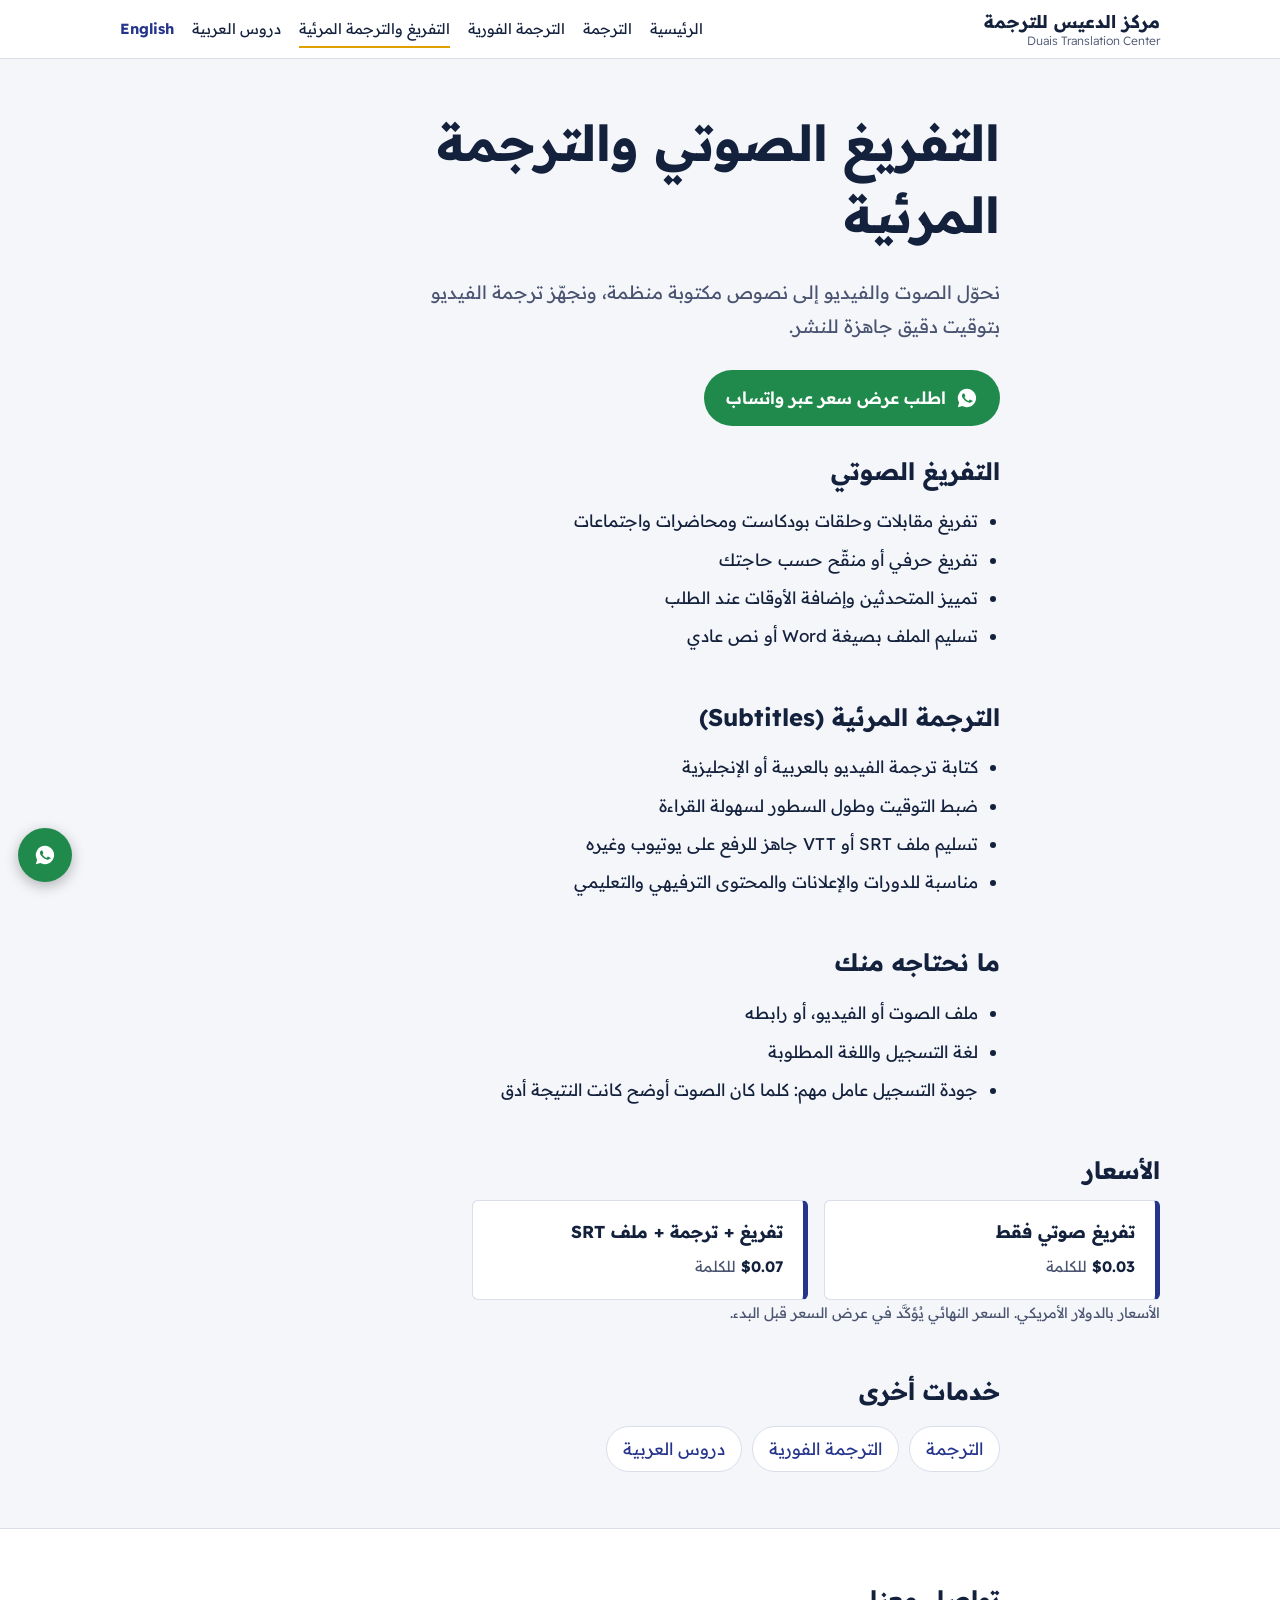
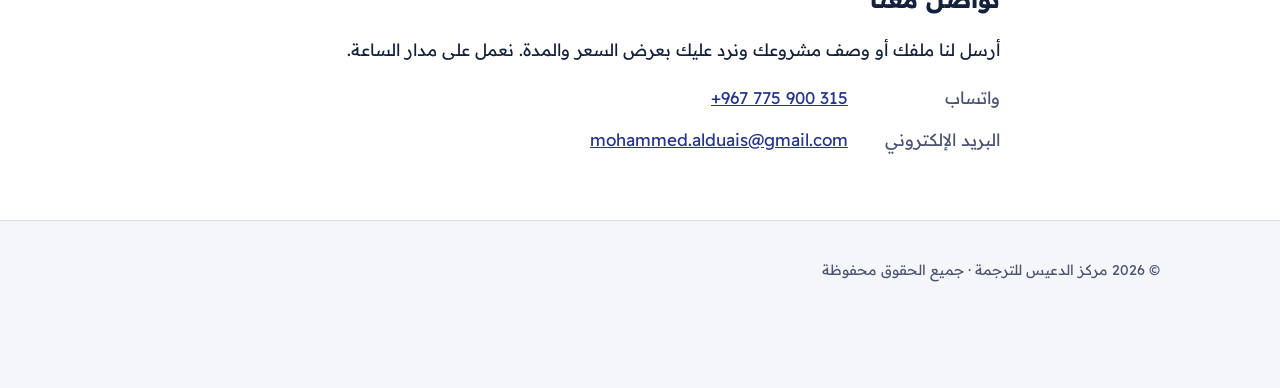
<file: transcription/index.html>
<!doctype html>
<html lang="ar" dir="rtl">
<head><meta charset="utf-8"><meta name="viewport" content="width=device-width, initial-scale=1">
<title>تفريغ صوتي وترجمة مرئية للفيديو (Subtitles) | مركز الدعيس للترجمة</title><meta name="description" content="تفريغ التسجيلات الصوتية والمرئية إلى نص مكتوب، وكتابة وتوقيت ترجمة الفيديو (Subtitles) بالعربية والإنجليزية. اطلب عرض سعر الآن.">
<link rel="canonical" href="https://duaistranslations.github.io/DTC/transcription/"><link rel="alternate" hreflang="ar" href="https://duaistranslations.github.io/DTC/transcription/"><link rel="alternate" hreflang="en" href="https://duaistranslations.github.io/DTC/en/transcription/"><link rel="alternate" hreflang="x-default" href="https://duaistranslations.github.io/DTC/transcription/">
<meta property="og:type" content="website"><meta property="og:title" content="تفريغ صوتي وترجمة مرئية للفيديو (Subtitles) | مركز الدعيس للترجمة"><meta property="og:description" content="تفريغ التسجيلات الصوتية والمرئية إلى نص مكتوب، وكتابة وتوقيت ترجمة الفيديو (Subtitles) بالعربية والإنجليزية. اطلب عرض سعر الآن."><meta property="og:url" content="https://duaistranslations.github.io/DTC/transcription/"><meta property="og:locale" content="ar_AR">
<meta name="theme-color" content="#14213D"><link rel="icon" href="../favicon.svg" type="image/svg+xml">
<link rel="preconnect" href="https://fonts.googleapis.com"><link rel="preconnect" href="https://fonts.gstatic.com" crossorigin>
<link rel="stylesheet" href="https://fonts.googleapis.com/css2?family=Readex+Pro:wght@300;400;600;700&display=swap">
<link rel="stylesheet" href="../style.css"></head>
<body><a class="skip" href="#main">تخطَّ إلى المحتوى</a>
<header class="top"><div class="wrap bar"><a class="brand" href="../"><span><b>مركز الدعيس للترجمة</b><small>Duais Translation Center</small></span></a>
<nav aria-label="التنقل"><a href="../">الرئيسية</a><a href="../translation/">الترجمة</a><a href="../interpretation/">الترجمة الفورية</a><a href="./" aria-current="page">التفريغ والترجمة المرئية</a><a href="../tutoring/">دروس العربية</a><a class="lang" href="../en/transcription/" hreflang="en" lang="en">English</a></nav></div></header>
<main id="main"><section class="pagehead"><div class="wrap narrow"><h1>التفريغ الصوتي والترجمة المرئية</h1><p class="lead">نحوّل الصوت والفيديو إلى نصوص مكتوبة منظمة، ونجهّز ترجمة الفيديو بتوقيت دقيق جاهزة للنشر.</p>
<p class="btns"><a class="btn" href="https://wa.me/967775900315?text=%D9%85%D8%B1%D8%AD%D8%A8%D9%8B%D8%A7%D8%8C%20%D8%A3%D8%B1%D8%BA%D8%A8%20%D9%81%D9%8A%20%D8%A7%D9%84%D8%AD%D8%B5%D9%88%D9%84%20%D8%B9%D9%84%D9%89%20%D8%B9%D8%B1%D8%B6%20%D8%B3%D8%B9%D8%B1%20%D9%84%D8%AE%D8%AF%D9%85%D8%A9%3A%20%D8%A7%D9%84%D8%AA%D9%81%D8%B1%D9%8A%D8%BA%20%D9%88%D8%A7%D9%84%D8%AA%D8%B1%D8%AC%D9%85%D8%A9%20%D8%A7%D9%84%D9%85%D8%B1%D8%A6%D9%8A%D8%A9"><svg viewBox="0 0 24 24" width="22" height="22" aria-hidden="true"><path fill="currentColor" d="M12 2a10 10 0 0 0-8.6 15.1L2 22l5-1.3A10 10 0 1 0 12 2zm5.2 13.9c-.2.6-1.300 1.200-1.800 1.200-.5.1-1 .2-3.200-.7-2.700-1.100-4.400-3.800-4.600-4-.1-.2-1.100-1.500-1.100-2.800s.7-2 1-2.300c.2-.3.500-.3.700-.3h.5c.2 0 .4 0 .6.500l.8 2c.1.2.1.4 0 .5l-.3.500-.4.400c-.1.200-.3.300-.1.600.2.300.8 1.300 1.700 2.100 1.200 1 2.100 1.300 2.400 1.500.3.100.5.100.6-.1l.9-1.100c.2-.3.400-.2.700-.1l1.900.9c.3.100.5.200.5.300.1.200.1.800-.1 1.400z"/></svg><span>اطلب عرض سعر عبر واتساب</span></a></p></div></section>
<section class="wrap narrow prose"><h2>التفريغ الصوتي</h2><ul class="list"><li>تفريغ مقابلات وحلقات بودكاست ومحاضرات واجتماعات</li><li>تفريغ حرفي أو منقّح حسب حاجتك</li><li>تمييز المتحدثين وإضافة الأوقات عند الطلب</li><li>تسليم الملف بصيغة Word أو نص عادي</li></ul><h2>الترجمة المرئية (Subtitles)</h2><ul class="list"><li>كتابة ترجمة الفيديو بالعربية أو الإنجليزية</li><li>ضبط التوقيت وطول السطور لسهولة القراءة</li><li>تسليم ملف SRT أو VTT جاهز للرفع على يوتيوب وغيره</li><li>مناسبة للدورات والإعلانات والمحتوى الترفيهي والتعليمي</li></ul><h2>ما نحتاجه منك</h2><ul class="list"><li>ملف الصوت أو الفيديو، أو رابطه</li><li>لغة التسجيل واللغة المطلوبة</li><li>جودة التسجيل عامل مهم: كلما كان الصوت أوضح كانت النتيجة أدق</li></ul></section><section class="wrap"><h2>الأسعار</h2><ul class="grid prices"><li><h3>تفريغ صوتي فقط</h3><p class="price"><bdi dir="ltr">$0.03</bdi> <span>للكلمة</span></p></li><li><h3>تفريغ + ترجمة + ملف SRT</h3><p class="price"><bdi dir="ltr">$0.07</bdi> <span>للكلمة</span></p></li></ul><p class="note">الأسعار بالدولار الأمريكي. السعر النهائي يُؤكَّد في عرض السعر قبل البدء.</p></section><section class="wrap narrow"><h2>خدمات أخرى</h2><p class="chips"><a href="../translation/">الترجمة</a><a href="../interpretation/">الترجمة الفورية</a><a href="../tutoring/">دروس العربية</a></p></section><section class="band contact" id="contact"><div class="wrap narrow"><h2>تواصل معنا</h2><p>أرسل لنا ملفك أو وصف مشروعك ونرد عليك بعرض السعر والمدة. نعمل على مدار الساعة.</p>
<ul class="contact-list"><li><span>واتساب</span><a href="https://wa.me/967775900315?text=%D9%85%D8%B1%D8%AD%D8%A8%D9%8B%D8%A7%D8%8C%20%D8%A3%D8%B1%D8%BA%D8%A8%20%D9%81%D9%8A%20%D8%A7%D9%84%D8%AD%D8%B5%D9%88%D9%84%20%D8%B9%D9%84%D9%89%20%D8%B9%D8%B1%D8%B6%20%D8%B3%D8%B9%D8%B1%20%D9%84%D8%AE%D8%AF%D9%85%D8%A9%3A%20%D8%A7%D9%84%D8%AA%D9%81%D8%B1%D9%8A%D8%BA%20%D9%88%D8%A7%D9%84%D8%AA%D8%B1%D8%AC%D9%85%D8%A9%20%D8%A7%D9%84%D9%85%D8%B1%D8%A6%D9%8A%D8%A9" dir="ltr">+967 775 900 315</a></li>
<li><span>البريد الإلكتروني</span><a href="mailto:mohammed.alduais@gmail.com" dir="ltr">mohammed.alduais@gmail.com</a></li></ul></div></section></main>
<footer><div class="wrap"><p>© 2026 مركز الدعيس للترجمة · جميع الحقوق محفوظة</p></div></footer>
<a class="fab" href="https://wa.me/967775900315?text=%D9%85%D8%B1%D8%AD%D8%A8%D9%8B%D8%A7%D8%8C%20%D8%A3%D8%B1%D8%BA%D8%A8%20%D9%81%D9%8A%20%D8%A7%D9%84%D8%AD%D8%B5%D9%88%D9%84%20%D8%B9%D9%84%D9%89%20%D8%B9%D8%B1%D8%B6%20%D8%B3%D8%B9%D8%B1%20%D9%84%D8%AE%D8%AF%D9%85%D8%A9%3A%20%D8%A7%D9%84%D8%AA%D9%81%D8%B1%D9%8A%D8%BA%20%D9%88%D8%A7%D9%84%D8%AA%D8%B1%D8%AC%D9%85%D8%A9%20%D8%A7%D9%84%D9%85%D8%B1%D8%A6%D9%8A%D8%A9" aria-label="واتساب"><svg viewBox="0 0 24 24" width="22" height="22" aria-hidden="true"><path fill="currentColor" d="M12 2a10 10 0 0 0-8.6 15.1L2 22l5-1.3A10 10 0 1 0 12 2zm5.2 13.9c-.2.6-1.300 1.200-1.800 1.200-.5.1-1 .2-3.200-.7-2.700-1.100-4.400-3.800-4.600-4-.1-.2-1.100-1.500-1.100-2.800s.7-2 1-2.300c.2-.3.500-.3.700-.3h.5c.2 0 .4 0 .6.500l.8 2c.1.2.1.4 0 .5l-.3.500-.4.400c-.1.200-.3.300-.1.600.2.300.8 1.300 1.700 2.100 1.200 1 2.100 1.300 2.400 1.500.3.100.5.100.6-.1l.9-1.100c.2-.3.400-.2.700-.1l1.900.9c.3.100.5.200.5.300.1.200.1.800-.1 1.400z"/></svg></a>
</body></html>
</file>
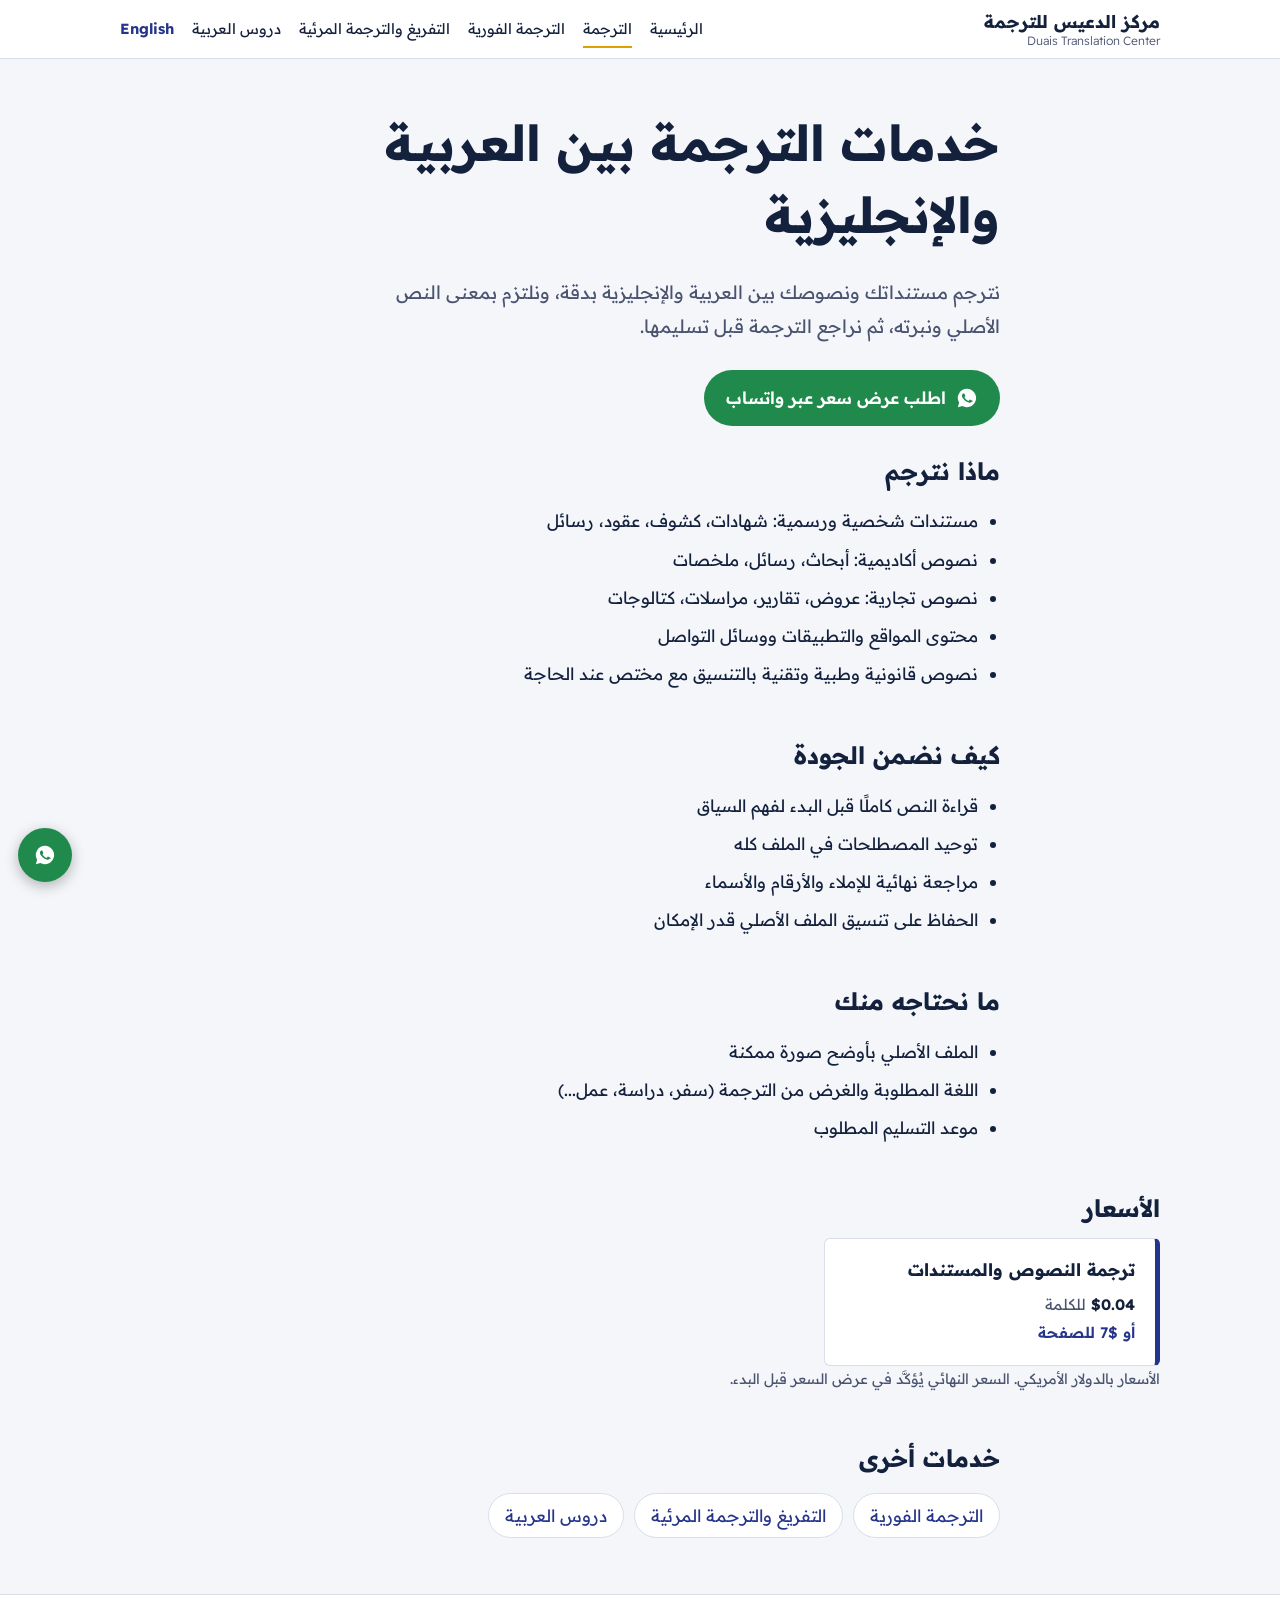
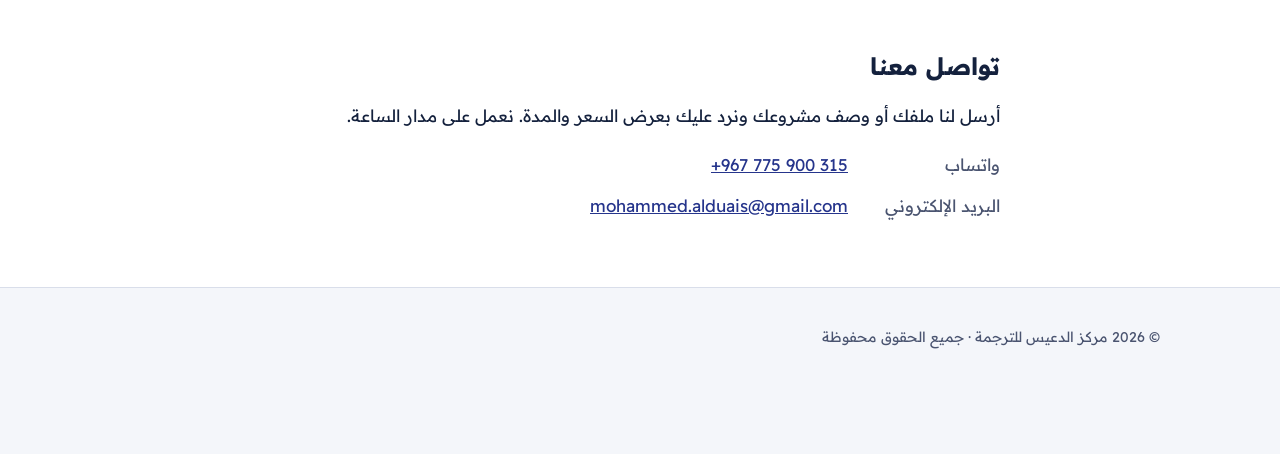
<file: translation/index.html>
<!doctype html>
<html lang="ar" dir="rtl">
<head><meta charset="utf-8"><meta name="viewport" content="width=device-width, initial-scale=1">
<title>خدمات الترجمة عربي إنجليزي | مركز الدعيس للترجمة</title><meta name="description" content="ترجمة مستندات ونصوص من العربية إلى الإنجليزية ومن الإنجليزية إلى العربية: مستندات رسمية وأكاديمية وتجارية ومواقع إلكترونية. اطلب عرض سعر الآن.">
<link rel="canonical" href="https://duaistranslations.github.io/DTC/translation/"><link rel="alternate" hreflang="ar" href="https://duaistranslations.github.io/DTC/translation/"><link rel="alternate" hreflang="en" href="https://duaistranslations.github.io/DTC/en/translation/"><link rel="alternate" hreflang="x-default" href="https://duaistranslations.github.io/DTC/translation/">
<meta property="og:type" content="website"><meta property="og:title" content="خدمات الترجمة عربي إنجليزي | مركز الدعيس للترجمة"><meta property="og:description" content="ترجمة مستندات ونصوص من العربية إلى الإنجليزية ومن الإنجليزية إلى العربية: مستندات رسمية وأكاديمية وتجارية ومواقع إلكترونية. اطلب عرض سعر الآن."><meta property="og:url" content="https://duaistranslations.github.io/DTC/translation/"><meta property="og:locale" content="ar_AR">
<meta name="theme-color" content="#14213D"><link rel="icon" href="../favicon.svg" type="image/svg+xml">
<link rel="preconnect" href="https://fonts.googleapis.com"><link rel="preconnect" href="https://fonts.gstatic.com" crossorigin>
<link rel="stylesheet" href="https://fonts.googleapis.com/css2?family=Readex+Pro:wght@300;400;600;700&display=swap">
<link rel="stylesheet" href="../style.css"></head>
<body><a class="skip" href="#main">تخطَّ إلى المحتوى</a>
<header class="top"><div class="wrap bar"><a class="brand" href="../"><span><b>مركز الدعيس للترجمة</b><small>Duais Translation Center</small></span></a>
<nav aria-label="التنقل"><a href="../">الرئيسية</a><a href="./" aria-current="page">الترجمة</a><a href="../interpretation/">الترجمة الفورية</a><a href="../transcription/">التفريغ والترجمة المرئية</a><a href="../tutoring/">دروس العربية</a><a class="lang" href="../en/translation/" hreflang="en" lang="en">English</a></nav></div></header>
<main id="main"><section class="pagehead"><div class="wrap narrow"><h1>خدمات الترجمة بين العربية والإنجليزية</h1><p class="lead">نترجم مستنداتك ونصوصك بين العربية والإنجليزية بدقة، ونلتزم بمعنى النص الأصلي ونبرته، ثم نراجع الترجمة قبل تسليمها.</p>
<p class="btns"><a class="btn" href="https://wa.me/967775900315?text=%D9%85%D8%B1%D8%AD%D8%A8%D9%8B%D8%A7%D8%8C%20%D8%A3%D8%B1%D8%BA%D8%A8%20%D9%81%D9%8A%20%D8%A7%D9%84%D8%AD%D8%B5%D9%88%D9%84%20%D8%B9%D9%84%D9%89%20%D8%B9%D8%B1%D8%B6%20%D8%B3%D8%B9%D8%B1%20%D9%84%D8%AE%D8%AF%D9%85%D8%A9%3A%20%D8%A7%D9%84%D8%AA%D8%B1%D8%AC%D9%85%D8%A9"><svg viewBox="0 0 24 24" width="22" height="22" aria-hidden="true"><path fill="currentColor" d="M12 2a10 10 0 0 0-8.6 15.1L2 22l5-1.3A10 10 0 1 0 12 2zm5.2 13.9c-.2.6-1.300 1.200-1.800 1.200-.5.1-1 .2-3.200-.7-2.700-1.100-4.400-3.800-4.600-4-.1-.2-1.100-1.500-1.100-2.800s.7-2 1-2.300c.2-.3.500-.3.700-.3h.5c.2 0 .4 0 .6.500l.8 2c.1.2.1.4 0 .5l-.3.500-.4.400c-.1.200-.3.300-.1.600.2.300.8 1.300 1.700 2.100 1.200 1 2.100 1.300 2.400 1.500.3.100.5.100.6-.1l.9-1.100c.2-.3.400-.2.700-.1l1.900.9c.3.100.5.200.5.300.1.200.1.800-.1 1.400z"/></svg><span>اطلب عرض سعر عبر واتساب</span></a></p></div></section>
<section class="wrap narrow prose"><h2>ماذا نترجم</h2><ul class="list"><li>مستندات شخصية ورسمية: شهادات، كشوف، عقود، رسائل</li><li>نصوص أكاديمية: أبحاث، رسائل، ملخصات</li><li>نصوص تجارية: عروض، تقارير، مراسلات، كتالوجات</li><li>محتوى المواقع والتطبيقات ووسائل التواصل</li><li>نصوص قانونية وطبية وتقنية بالتنسيق مع مختص عند الحاجة</li></ul><h2>كيف نضمن الجودة</h2><ul class="list"><li>قراءة النص كاملًا قبل البدء لفهم السياق</li><li>توحيد المصطلحات في الملف كله</li><li>مراجعة نهائية للإملاء والأرقام والأسماء</li><li>الحفاظ على تنسيق الملف الأصلي قدر الإمكان</li></ul><h2>ما نحتاجه منك</h2><ul class="list"><li>الملف الأصلي بأوضح صورة ممكنة</li><li>اللغة المطلوبة والغرض من الترجمة (سفر، دراسة، عمل...)</li><li>موعد التسليم المطلوب</li></ul></section><section class="wrap"><h2>الأسعار</h2><ul class="grid prices"><li><h3>ترجمة النصوص والمستندات</h3><p class="price"><bdi dir="ltr">$0.04</bdi> <span>للكلمة</span></p><p class="alt">أو $7 للصفحة</p></li></ul><p class="note">الأسعار بالدولار الأمريكي. السعر النهائي يُؤكَّد في عرض السعر قبل البدء.</p></section><section class="wrap narrow"><h2>خدمات أخرى</h2><p class="chips"><a href="../interpretation/">الترجمة الفورية</a><a href="../transcription/">التفريغ والترجمة المرئية</a><a href="../tutoring/">دروس العربية</a></p></section><section class="band contact" id="contact"><div class="wrap narrow"><h2>تواصل معنا</h2><p>أرسل لنا ملفك أو وصف مشروعك ونرد عليك بعرض السعر والمدة. نعمل على مدار الساعة.</p>
<ul class="contact-list"><li><span>واتساب</span><a href="https://wa.me/967775900315?text=%D9%85%D8%B1%D8%AD%D8%A8%D9%8B%D8%A7%D8%8C%20%D8%A3%D8%B1%D8%BA%D8%A8%20%D9%81%D9%8A%20%D8%A7%D9%84%D8%AD%D8%B5%D9%88%D9%84%20%D8%B9%D9%84%D9%89%20%D8%B9%D8%B1%D8%B6%20%D8%B3%D8%B9%D8%B1%20%D9%84%D8%AE%D8%AF%D9%85%D8%A9%3A%20%D8%A7%D9%84%D8%AA%D8%B1%D8%AC%D9%85%D8%A9" dir="ltr">+967 775 900 315</a></li>
<li><span>البريد الإلكتروني</span><a href="mailto:mohammed.alduais@gmail.com" dir="ltr">mohammed.alduais@gmail.com</a></li></ul></div></section></main>
<footer><div class="wrap"><p>© 2026 مركز الدعيس للترجمة · جميع الحقوق محفوظة</p></div></footer>
<a class="fab" href="https://wa.me/967775900315?text=%D9%85%D8%B1%D8%AD%D8%A8%D9%8B%D8%A7%D8%8C%20%D8%A3%D8%B1%D8%BA%D8%A8%20%D9%81%D9%8A%20%D8%A7%D9%84%D8%AD%D8%B5%D9%88%D9%84%20%D8%B9%D9%84%D9%89%20%D8%B9%D8%B1%D8%B6%20%D8%B3%D8%B9%D8%B1%20%D9%84%D8%AE%D8%AF%D9%85%D8%A9%3A%20%D8%A7%D9%84%D8%AA%D8%B1%D8%AC%D9%85%D8%A9" aria-label="واتساب"><svg viewBox="0 0 24 24" width="22" height="22" aria-hidden="true"><path fill="currentColor" d="M12 2a10 10 0 0 0-8.6 15.1L2 22l5-1.3A10 10 0 1 0 12 2zm5.2 13.9c-.2.6-1.300 1.200-1.800 1.200-.5.1-1 .2-3.200-.7-2.700-1.100-4.400-3.800-4.600-4-.1-.2-1.100-1.500-1.100-2.800s.7-2 1-2.300c.2-.3.500-.3.700-.3h.5c.2 0 .4 0 .6.500l.8 2c.1.2.1.4 0 .5l-.3.500-.4.400c-.1.200-.3.300-.1.600.2.300.8 1.300 1.700 2.100 1.200 1 2.100 1.300 2.400 1.500.3.100.5.100.6-.1l.9-1.100c.2-.3.400-.2.700-.1l1.900.9c.3.100.5.200.5.300.1.200.1.800-.1 1.400z"/></svg></a>
</body></html>
</file>
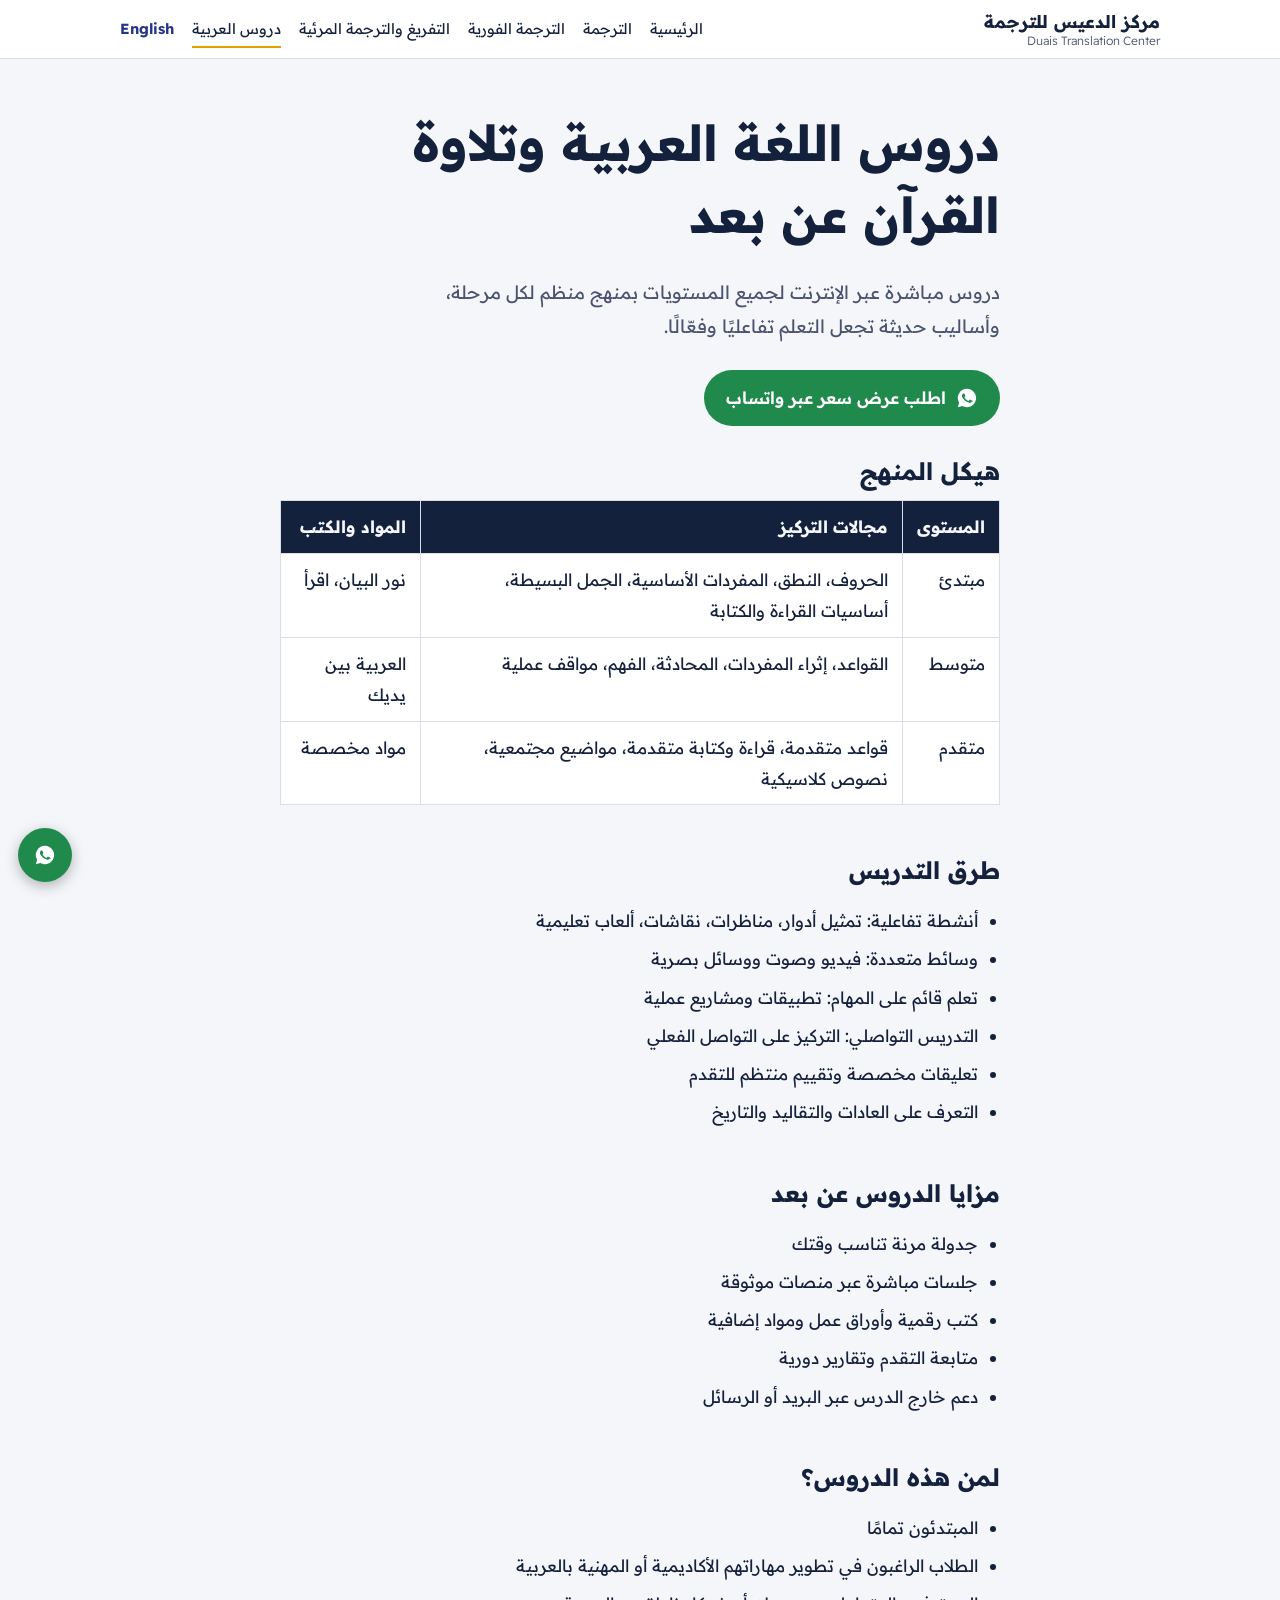
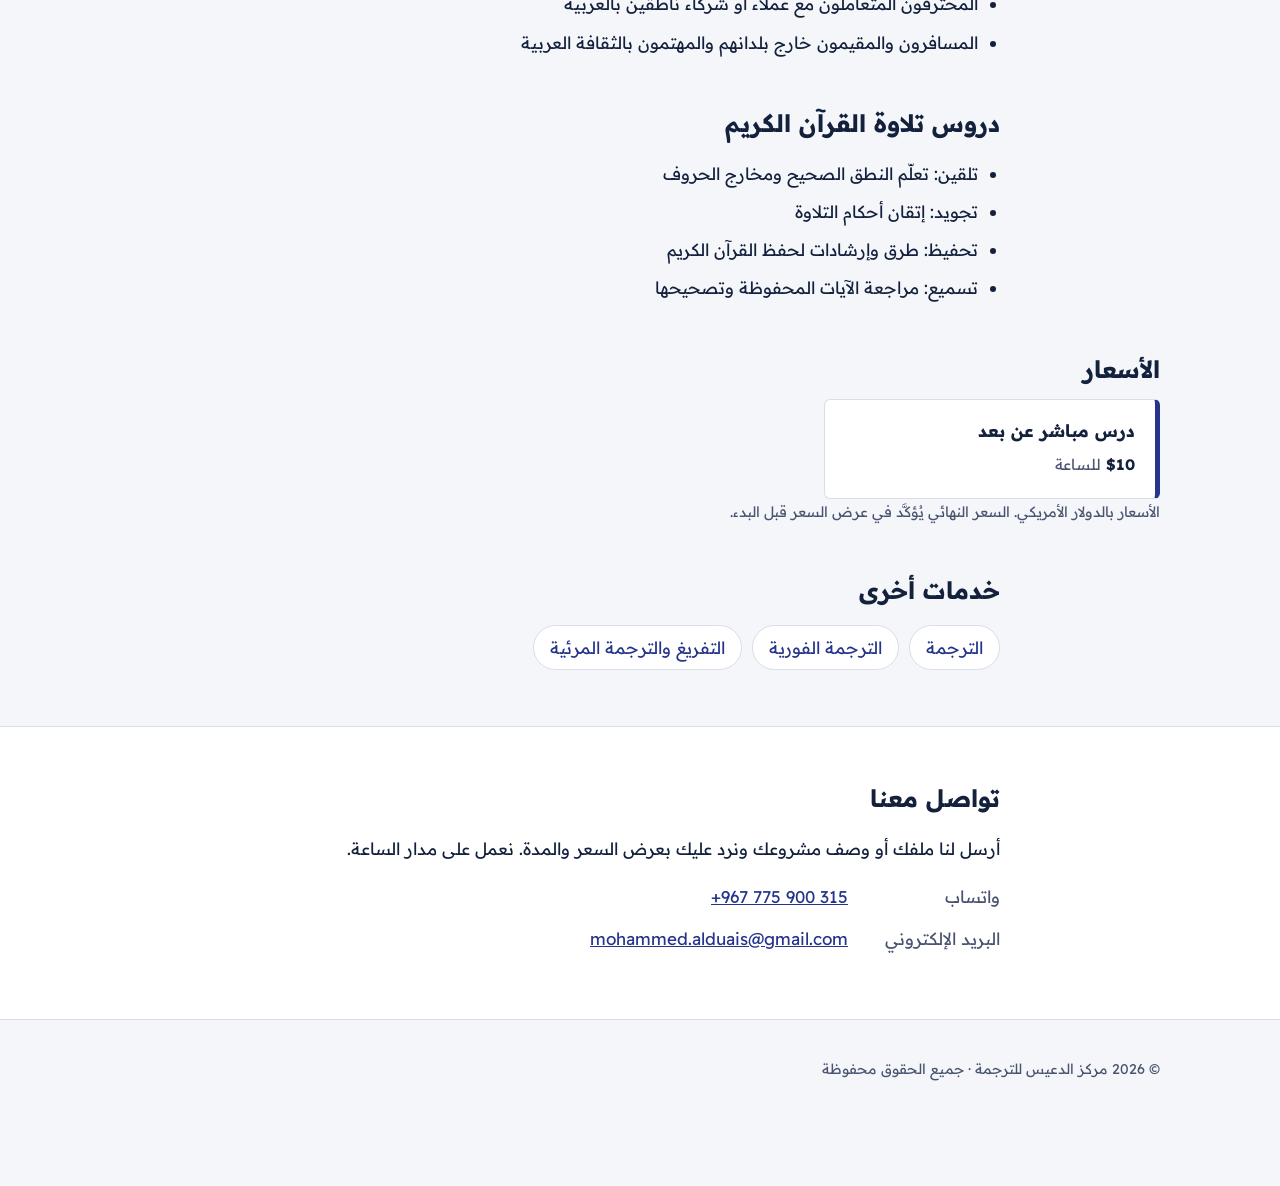
<file: tutoring/index.html>
<!doctype html>
<html lang="ar" dir="rtl">
<head><meta charset="utf-8"><meta name="viewport" content="width=device-width, initial-scale=1">
<title>دروس اللغة العربية وتلاوة القرآن أونلاين لجميع المستويات | مركز الدعيس للترجمة</title><meta name="description" content="دروس لغة عربية مباشرة عن بعد للمبتدئين والمتوسطين والمتقدمين، وتلقين وتجويد وتحفيظ وتسميع للقرآن الكريم. جدولة مرنة وتقارير متابعة.">
<link rel="canonical" href="https://duaistranslations.github.io/DTC/tutoring/"><link rel="alternate" hreflang="ar" href="https://duaistranslations.github.io/DTC/tutoring/"><link rel="alternate" hreflang="en" href="https://duaistranslations.github.io/DTC/en/tutoring/"><link rel="alternate" hreflang="x-default" href="https://duaistranslations.github.io/DTC/tutoring/">
<meta property="og:type" content="website"><meta property="og:title" content="دروس اللغة العربية وتلاوة القرآن أونلاين لجميع المستويات | مركز الدعيس للترجمة"><meta property="og:description" content="دروس لغة عربية مباشرة عن بعد للمبتدئين والمتوسطين والمتقدمين، وتلقين وتجويد وتحفيظ وتسميع للقرآن الكريم. جدولة مرنة وتقارير متابعة."><meta property="og:url" content="https://duaistranslations.github.io/DTC/tutoring/"><meta property="og:locale" content="ar_AR">
<meta name="theme-color" content="#14213D"><link rel="icon" href="../favicon.svg" type="image/svg+xml">
<link rel="preconnect" href="https://fonts.googleapis.com"><link rel="preconnect" href="https://fonts.gstatic.com" crossorigin>
<link rel="stylesheet" href="https://fonts.googleapis.com/css2?family=Readex+Pro:wght@300;400;600;700&display=swap">
<link rel="stylesheet" href="../style.css"></head>
<body><a class="skip" href="#main">تخطَّ إلى المحتوى</a>
<header class="top"><div class="wrap bar"><a class="brand" href="../"><span><b>مركز الدعيس للترجمة</b><small>Duais Translation Center</small></span></a>
<nav aria-label="التنقل"><a href="../">الرئيسية</a><a href="../translation/">الترجمة</a><a href="../interpretation/">الترجمة الفورية</a><a href="../transcription/">التفريغ والترجمة المرئية</a><a href="./" aria-current="page">دروس العربية</a><a class="lang" href="../en/tutoring/" hreflang="en" lang="en">English</a></nav></div></header>
<main id="main"><section class="pagehead"><div class="wrap narrow"><h1>دروس اللغة العربية وتلاوة القرآن عن بعد</h1><p class="lead">دروس مباشرة عبر الإنترنت لجميع المستويات بمنهج منظم لكل مرحلة، وأساليب حديثة تجعل التعلم تفاعليًا وفعّالًا.</p>
<p class="btns"><a class="btn" href="https://wa.me/967775900315?text=%D9%85%D8%B1%D8%AD%D8%A8%D9%8B%D8%A7%D8%8C%20%D8%A3%D8%B1%D8%BA%D8%A8%20%D9%81%D9%8A%20%D8%A7%D9%84%D8%AD%D8%B5%D9%88%D9%84%20%D8%B9%D9%84%D9%89%20%D8%B9%D8%B1%D8%B6%20%D8%B3%D8%B9%D8%B1%20%D9%84%D8%AE%D8%AF%D9%85%D8%A9%3A%20%D8%AF%D8%B1%D9%88%D8%B3%20%D8%A7%D9%84%D9%84%D8%BA%D8%A9%20%D8%A7%D9%84%D8%B9%D8%B1%D8%A8%D9%8A%D8%A9"><svg viewBox="0 0 24 24" width="22" height="22" aria-hidden="true"><path fill="currentColor" d="M12 2a10 10 0 0 0-8.6 15.1L2 22l5-1.3A10 10 0 1 0 12 2zm5.2 13.9c-.2.6-1.300 1.200-1.800 1.200-.5.1-1 .2-3.200-.7-2.700-1.100-4.400-3.800-4.600-4-.1-.2-1.100-1.500-1.100-2.800s.7-2 1-2.300c.2-.3.500-.3.700-.3h.5c.2 0 .4 0 .6.500l.8 2c.1.2.1.4 0 .5l-.3.500-.4.400c-.1.200-.3.300-.1.600.2.300.8 1.300 1.700 2.100 1.200 1 2.100 1.300 2.400 1.500.3.100.5.100.6-.1l.9-1.100c.2-.3.400-.2.700-.1l1.900.9c.3.100.5.200.5.300.1.200.1.800-.1 1.400z"/></svg><span>اطلب عرض سعر عبر واتساب</span></a></p></div></section>
<section class="wrap narrow prose"><h2>هيكل المنهج</h2><div class="tablewrap"><table><thead><tr><th scope='col'>المستوى</th><th scope='col'>مجالات التركيز</th><th scope='col'>المواد والكتب</th></tr></thead><tbody><tr><td>مبتدئ</td><td>الحروف، النطق، المفردات الأساسية، الجمل البسيطة، أساسيات القراءة والكتابة</td><td>نور البيان، اقرأ</td></tr><tr><td>متوسط</td><td>القواعد، إثراء المفردات، المحادثة، الفهم، مواقف عملية</td><td>العربية بين يديك</td></tr><tr><td>متقدم</td><td>قواعد متقدمة، قراءة وكتابة متقدمة، مواضيع مجتمعية، نصوص كلاسيكية</td><td>مواد مخصصة</td></tr></tbody></table></div><h2>طرق التدريس</h2><ul class="list"><li>أنشطة تفاعلية: تمثيل أدوار، مناظرات، نقاشات، ألعاب تعليمية</li><li>وسائط متعددة: فيديو وصوت ووسائل بصرية</li><li>تعلم قائم على المهام: تطبيقات ومشاريع عملية</li><li>التدريس التواصلي: التركيز على التواصل الفعلي</li><li>تعليقات مخصصة وتقييم منتظم للتقدم</li><li>التعرف على العادات والتقاليد والتاريخ</li></ul><h2>مزايا الدروس عن بعد</h2><ul class="list"><li>جدولة مرنة تناسب وقتك</li><li>جلسات مباشرة عبر منصات موثوقة</li><li>كتب رقمية وأوراق عمل ومواد إضافية</li><li>متابعة التقدم وتقارير دورية</li><li>دعم خارج الدرس عبر البريد أو الرسائل</li></ul><h2>لمن هذه الدروس؟</h2><ul class="list"><li>المبتدئون تمامًا</li><li>الطلاب الراغبون في تطوير مهاراتهم الأكاديمية أو المهنية بالعربية</li><li>المحترفون المتعاملون مع عملاء أو شركاء ناطقين بالعربية</li><li>المسافرون والمقيمون خارج بلدانهم والمهتمون بالثقافة العربية</li></ul><h2>دروس تلاوة القرآن الكريم</h2><ul class="list"><li>تلقين: تعلّم النطق الصحيح ومخارج الحروف</li><li>تجويد: إتقان أحكام التلاوة</li><li>تحفيظ: طرق وإرشادات لحفظ القرآن الكريم</li><li>تسميع: مراجعة الآيات المحفوظة وتصحيحها</li></ul></section><section class="wrap"><h2>الأسعار</h2><ul class="grid prices"><li><h3>درس مباشر عن بعد</h3><p class="price"><bdi dir="ltr">$10</bdi> <span>للساعة</span></p></li></ul><p class="note">الأسعار بالدولار الأمريكي. السعر النهائي يُؤكَّد في عرض السعر قبل البدء.</p></section><section class="wrap narrow"><h2>خدمات أخرى</h2><p class="chips"><a href="../translation/">الترجمة</a><a href="../interpretation/">الترجمة الفورية</a><a href="../transcription/">التفريغ والترجمة المرئية</a></p></section><section class="band contact" id="contact"><div class="wrap narrow"><h2>تواصل معنا</h2><p>أرسل لنا ملفك أو وصف مشروعك ونرد عليك بعرض السعر والمدة. نعمل على مدار الساعة.</p>
<ul class="contact-list"><li><span>واتساب</span><a href="https://wa.me/967775900315?text=%D9%85%D8%B1%D8%AD%D8%A8%D9%8B%D8%A7%D8%8C%20%D8%A3%D8%B1%D8%BA%D8%A8%20%D9%81%D9%8A%20%D8%A7%D9%84%D8%AD%D8%B5%D9%88%D9%84%20%D8%B9%D9%84%D9%89%20%D8%B9%D8%B1%D8%B6%20%D8%B3%D8%B9%D8%B1%20%D9%84%D8%AE%D8%AF%D9%85%D8%A9%3A%20%D8%AF%D8%B1%D9%88%D8%B3%20%D8%A7%D9%84%D9%84%D8%BA%D8%A9%20%D8%A7%D9%84%D8%B9%D8%B1%D8%A8%D9%8A%D8%A9" dir="ltr">+967 775 900 315</a></li>
<li><span>البريد الإلكتروني</span><a href="mailto:mohammed.alduais@gmail.com" dir="ltr">mohammed.alduais@gmail.com</a></li></ul></div></section></main>
<footer><div class="wrap"><p>© 2026 مركز الدعيس للترجمة · جميع الحقوق محفوظة</p></div></footer>
<a class="fab" href="https://wa.me/967775900315?text=%D9%85%D8%B1%D8%AD%D8%A8%D9%8B%D8%A7%D8%8C%20%D8%A3%D8%B1%D8%BA%D8%A8%20%D9%81%D9%8A%20%D8%A7%D9%84%D8%AD%D8%B5%D9%88%D9%84%20%D8%B9%D9%84%D9%89%20%D8%B9%D8%B1%D8%B6%20%D8%B3%D8%B9%D8%B1%20%D9%84%D8%AE%D8%AF%D9%85%D8%A9%3A%20%D8%AF%D8%B1%D9%88%D8%B3%20%D8%A7%D9%84%D9%84%D8%BA%D8%A9%20%D8%A7%D9%84%D8%B9%D8%B1%D8%A8%D9%8A%D8%A9" aria-label="واتساب"><svg viewBox="0 0 24 24" width="22" height="22" aria-hidden="true"><path fill="currentColor" d="M12 2a10 10 0 0 0-8.6 15.1L2 22l5-1.3A10 10 0 1 0 12 2zm5.2 13.9c-.2.6-1.300 1.200-1.800 1.200-.5.1-1 .2-3.200-.7-2.700-1.100-4.400-3.800-4.600-4-.1-.2-1.100-1.500-1.100-2.800s.7-2 1-2.300c.2-.3.500-.3.700-.3h.5c.2 0 .4 0 .6.500l.8 2c.1.2.1.4 0 .5l-.3.500-.4.400c-.1.200-.3.300-.1.600.2.300.8 1.300 1.700 2.100 1.200 1 2.100 1.300 2.400 1.500.3.100.5.100.6-.1l.9-1.100c.2-.3.400-.2.700-.1l1.900.9c.3.100.5.200.5.300.1.200.1.800-.1 1.400z"/></svg></a>
</body></html>
</file>
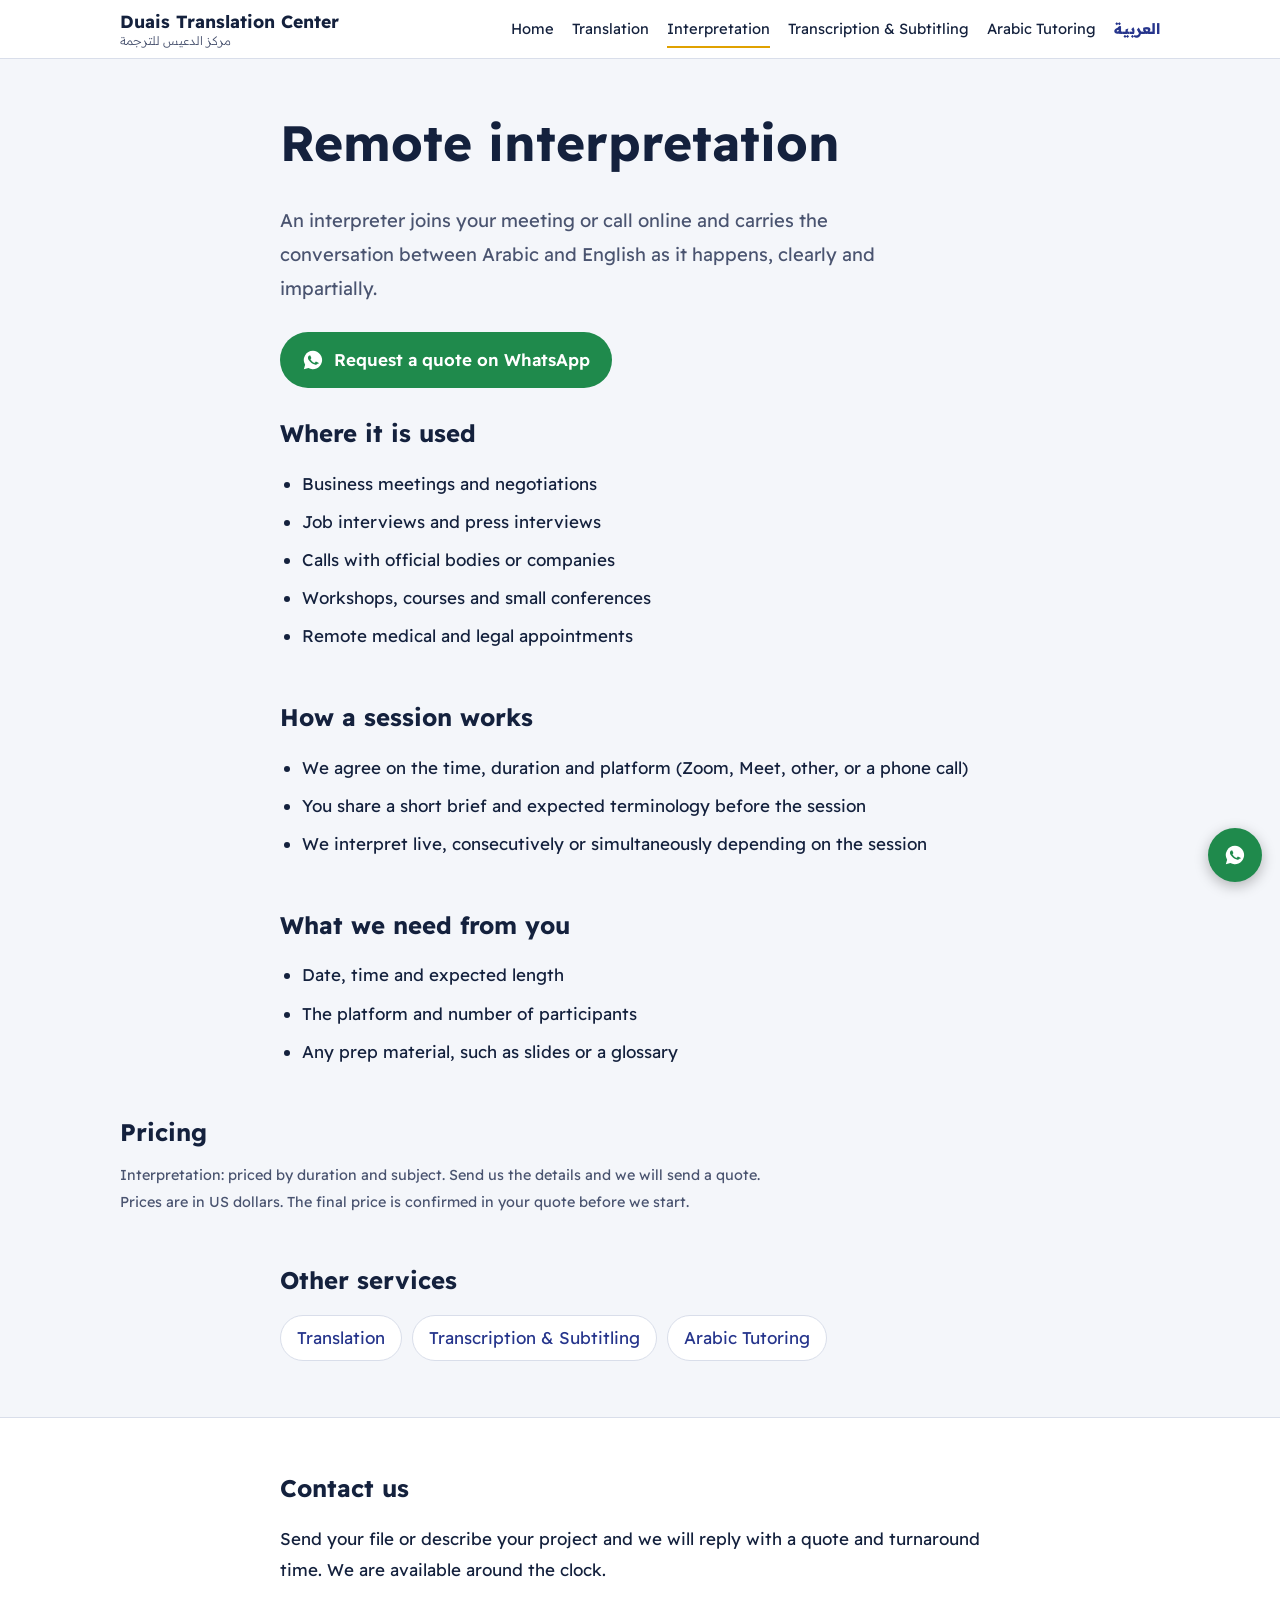
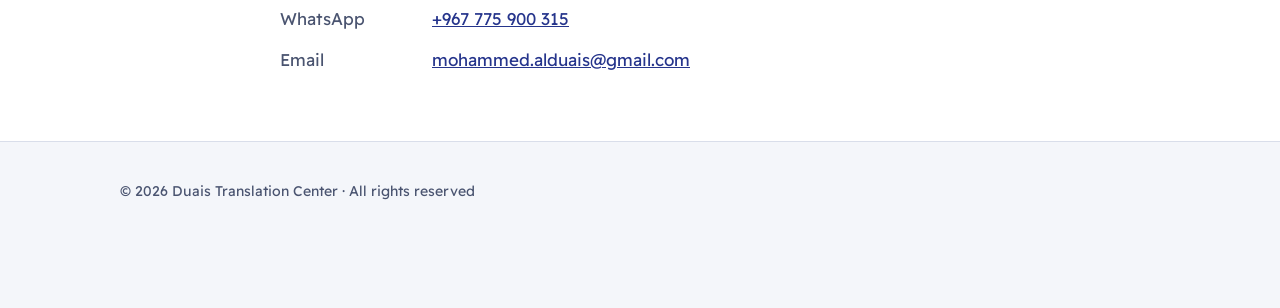
<file: en/interpretation/index.html>
<!doctype html>
<html lang="en" dir="ltr">
<head><meta charset="utf-8"><meta name="viewport" content="width=device-width, initial-scale=1">
<title>Remote Arabic–English Interpretation | Duais Translation Center</title><meta name="description" content="Remote interpreting between Arabic and English for meetings, calls, interviews and online events. Available around the clock.">
<link rel="canonical" href="https://duaistranslations.github.io/DTC/en/interpretation/"><link rel="alternate" hreflang="ar" href="https://duaistranslations.github.io/DTC/interpretation/"><link rel="alternate" hreflang="en" href="https://duaistranslations.github.io/DTC/en/interpretation/"><link rel="alternate" hreflang="x-default" href="https://duaistranslations.github.io/DTC/interpretation/">
<meta property="og:type" content="website"><meta property="og:title" content="Remote Arabic–English Interpretation | Duais Translation Center"><meta property="og:description" content="Remote interpreting between Arabic and English for meetings, calls, interviews and online events. Available around the clock."><meta property="og:url" content="https://duaistranslations.github.io/DTC/en/interpretation/"><meta property="og:locale" content="en_US">
<meta name="theme-color" content="#14213D"><link rel="icon" href="../../favicon.svg" type="image/svg+xml">
<link rel="preconnect" href="https://fonts.googleapis.com"><link rel="preconnect" href="https://fonts.gstatic.com" crossorigin>
<link rel="stylesheet" href="https://fonts.googleapis.com/css2?family=Readex+Pro:wght@300;400;600;700&display=swap">
<link rel="stylesheet" href="../../style.css"></head>
<body><a class="skip" href="#main">Skip to content</a>
<header class="top"><div class="wrap bar"><a class="brand" href="../"><span><b>Duais Translation Center</b><small>مركز الدعيس للترجمة</small></span></a>
<nav aria-label="Main"><a href="../">Home</a><a href="../translation/">Translation</a><a href="./" aria-current="page">Interpretation</a><a href="../transcription/">Transcription &amp; Subtitling</a><a href="../tutoring/">Arabic Tutoring</a><a class="lang" href="../../interpretation/" hreflang="ar" lang="ar">العربية</a></nav></div></header>
<main id="main"><section class="pagehead"><div class="wrap narrow"><h1>Remote interpretation</h1><p class="lead">An interpreter joins your meeting or call online and carries the conversation between Arabic and English as it happens, clearly and impartially.</p>
<p class="btns"><a class="btn" href="https://wa.me/967775900315?text=Hello%2C%20I%20would%20like%20a%20quote%20for%3A%20Interpretation"><svg viewBox="0 0 24 24" width="22" height="22" aria-hidden="true"><path fill="currentColor" d="M12 2a10 10 0 0 0-8.6 15.1L2 22l5-1.3A10 10 0 1 0 12 2zm5.2 13.9c-.2.6-1.300 1.200-1.800 1.200-.5.1-1 .2-3.200-.7-2.700-1.100-4.400-3.800-4.600-4-.1-.2-1.100-1.500-1.100-2.800s.7-2 1-2.300c.2-.3.500-.3.700-.3h.5c.2 0 .4 0 .6.500l.8 2c.1.2.1.4 0 .5l-.3.500-.4.400c-.1.200-.3.300-.1.600.2.300.8 1.300 1.700 2.100 1.200 1 2.100 1.300 2.400 1.500.3.100.5.100.6-.1l.9-1.100c.2-.3.400-.2.700-.1l1.900.9c.3.100.5.200.5.300.1.200.1.800-.1 1.400z"/></svg><span>Request a quote on WhatsApp</span></a></p></div></section>
<section class="wrap narrow prose"><h2>Where it is used</h2><ul class="list"><li>Business meetings and negotiations</li><li>Job interviews and press interviews</li><li>Calls with official bodies or companies</li><li>Workshops, courses and small conferences</li><li>Remote medical and legal appointments</li></ul><h2>How a session works</h2><ul class="list"><li>We agree on the time, duration and platform (Zoom, Meet, other, or a phone call)</li><li>You share a short brief and expected terminology before the session</li><li>We interpret live, consecutively or simultaneously depending on the session</li></ul><h2>What we need from you</h2><ul class="list"><li>Date, time and expected length</li><li>The platform and number of participants</li><li>Any prep material, such as slides or a glossary</li></ul></section><section class="wrap"><h2>Pricing</h2><ul class="grid prices"></ul><p class="note">Interpretation: priced by duration and subject. Send us the details and we will send a quote.</p><p class="note">Prices are in US dollars. The final price is confirmed in your quote before we start.</p></section><section class="wrap narrow"><h2>Other services</h2><p class="chips"><a href="../translation/">Translation</a><a href="../transcription/">Transcription &amp; Subtitling</a><a href="../tutoring/">Arabic Tutoring</a></p></section><section class="band contact" id="contact"><div class="wrap narrow"><h2>Contact us</h2><p>Send your file or describe your project and we will reply with a quote and turnaround time. We are available around the clock.</p>
<ul class="contact-list"><li><span>WhatsApp</span><a href="https://wa.me/967775900315?text=Hello%2C%20I%20would%20like%20a%20quote%20for%3A%20Interpretation" dir="ltr">+967 775 900 315</a></li>
<li><span>Email</span><a href="mailto:mohammed.alduais@gmail.com" dir="ltr">mohammed.alduais@gmail.com</a></li></ul></div></section></main>
<footer><div class="wrap"><p>© 2026 Duais Translation Center · All rights reserved</p></div></footer>
<a class="fab" href="https://wa.me/967775900315?text=Hello%2C%20I%20would%20like%20a%20quote%20for%3A%20Interpretation" aria-label="WhatsApp"><svg viewBox="0 0 24 24" width="22" height="22" aria-hidden="true"><path fill="currentColor" d="M12 2a10 10 0 0 0-8.6 15.1L2 22l5-1.3A10 10 0 1 0 12 2zm5.2 13.9c-.2.6-1.300 1.200-1.800 1.200-.5.1-1 .2-3.200-.7-2.700-1.100-4.400-3.800-4.600-4-.1-.2-1.100-1.500-1.100-2.800s.7-2 1-2.300c.2-.3.500-.3.700-.3h.5c.2 0 .4 0 .6.500l.8 2c.1.2.1.4 0 .5l-.3.500-.4.400c-.1.200-.3.300-.1.600.2.300.8 1.300 1.700 2.100 1.200 1 2.100 1.300 2.400 1.500.3.100.5.100.6-.1l.9-1.100c.2-.3.400-.2.700-.1l1.900.9c.3.100.5.200.5.300.1.200.1.800-.1 1.400z"/></svg></a>
</body></html>
</file>
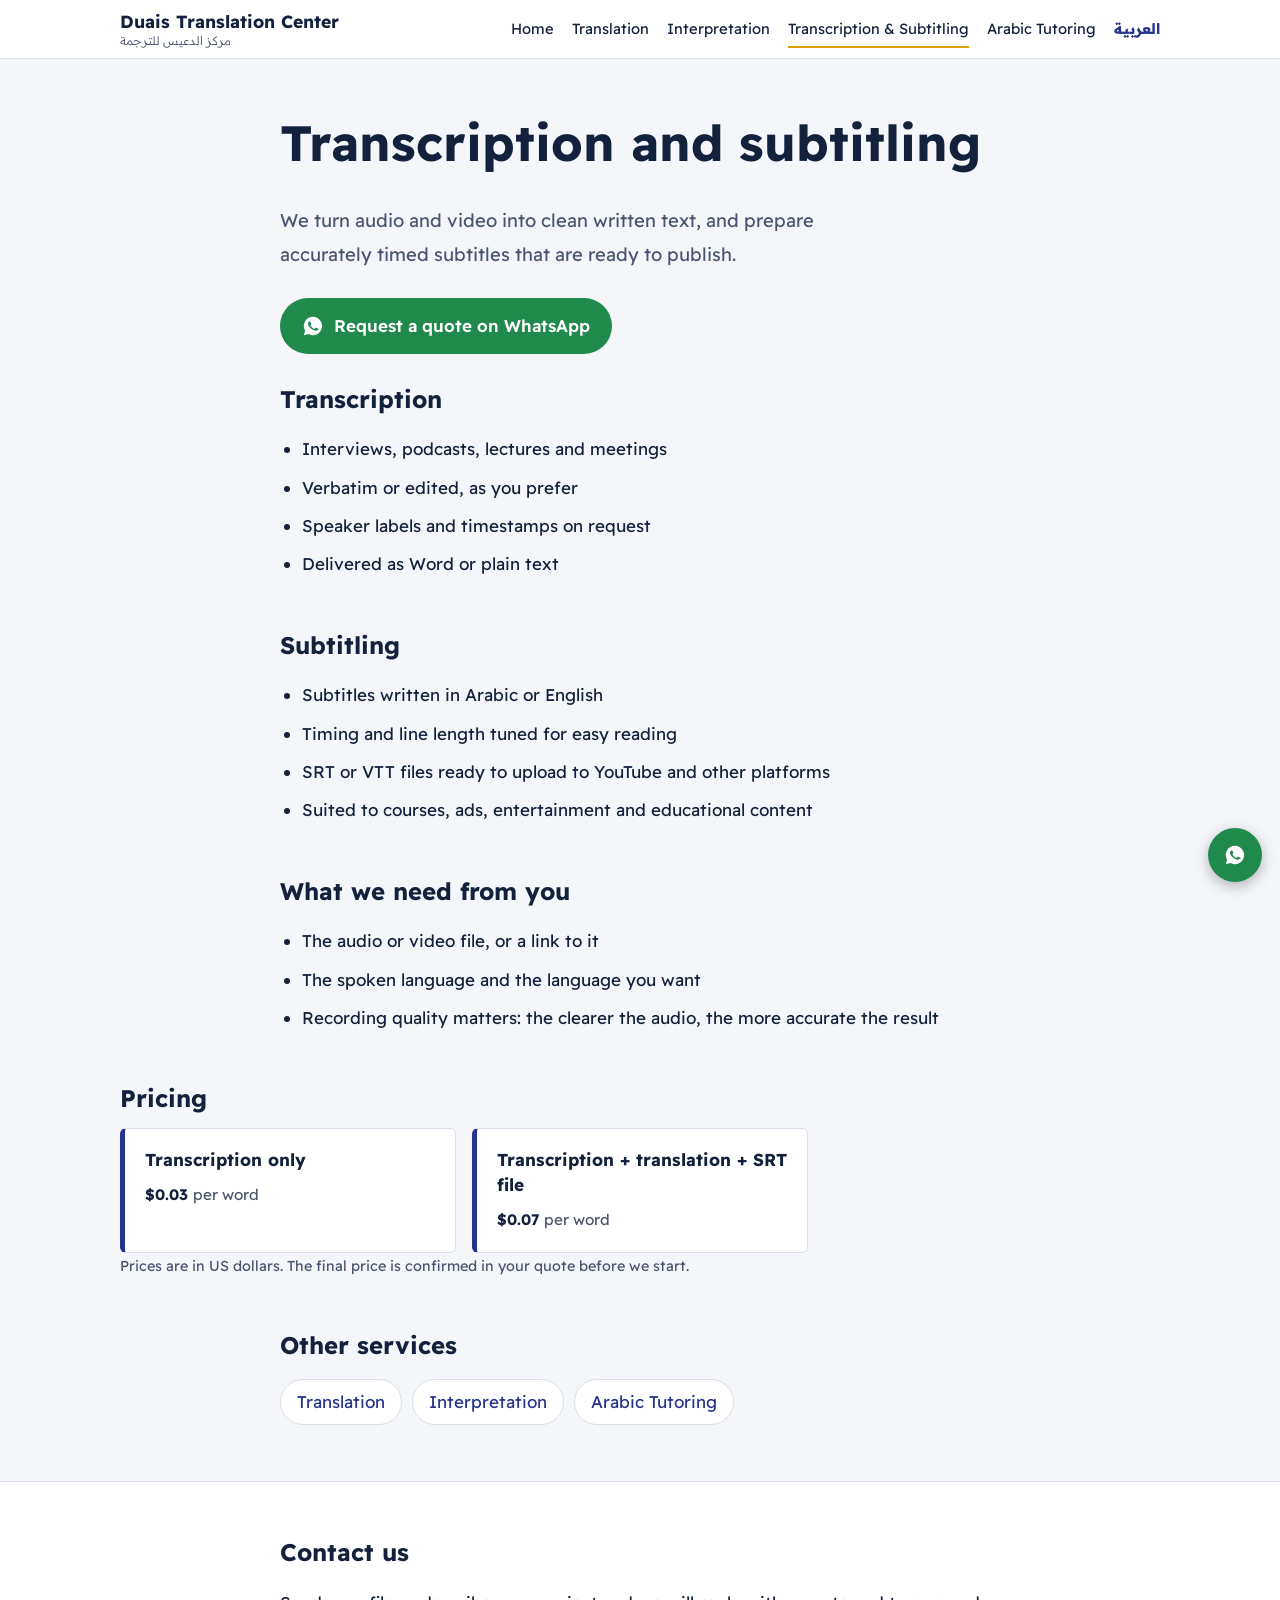
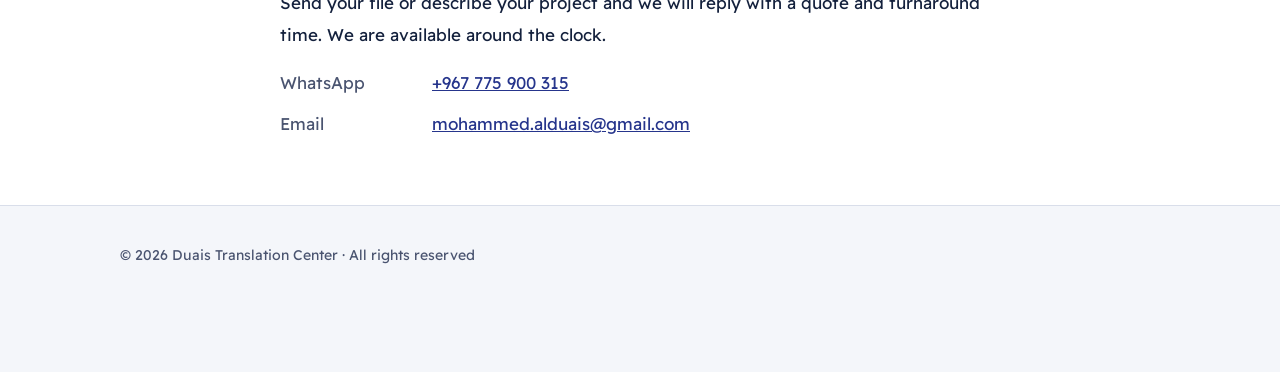
<file: en/transcription/index.html>
<!doctype html>
<html lang="en" dir="ltr">
<head><meta charset="utf-8"><meta name="viewport" content="width=device-width, initial-scale=1">
<title>Audio Transcription &amp; Video Subtitling (Arabic/English) | Duais Translation Center</title><meta name="description" content="Transcription of audio and video into written text, and timed subtitles in Arabic and English. Request a quote today.">
<link rel="canonical" href="https://duaistranslations.github.io/DTC/en/transcription/"><link rel="alternate" hreflang="ar" href="https://duaistranslations.github.io/DTC/transcription/"><link rel="alternate" hreflang="en" href="https://duaistranslations.github.io/DTC/en/transcription/"><link rel="alternate" hreflang="x-default" href="https://duaistranslations.github.io/DTC/transcription/">
<meta property="og:type" content="website"><meta property="og:title" content="Audio Transcription &amp; Video Subtitling (Arabic/English) | Duais Translation Center"><meta property="og:description" content="Transcription of audio and video into written text, and timed subtitles in Arabic and English. Request a quote today."><meta property="og:url" content="https://duaistranslations.github.io/DTC/en/transcription/"><meta property="og:locale" content="en_US">
<meta name="theme-color" content="#14213D"><link rel="icon" href="../../favicon.svg" type="image/svg+xml">
<link rel="preconnect" href="https://fonts.googleapis.com"><link rel="preconnect" href="https://fonts.gstatic.com" crossorigin>
<link rel="stylesheet" href="https://fonts.googleapis.com/css2?family=Readex+Pro:wght@300;400;600;700&display=swap">
<link rel="stylesheet" href="../../style.css"></head>
<body><a class="skip" href="#main">Skip to content</a>
<header class="top"><div class="wrap bar"><a class="brand" href="../"><span><b>Duais Translation Center</b><small>مركز الدعيس للترجمة</small></span></a>
<nav aria-label="Main"><a href="../">Home</a><a href="../translation/">Translation</a><a href="../interpretation/">Interpretation</a><a href="./" aria-current="page">Transcription &amp; Subtitling</a><a href="../tutoring/">Arabic Tutoring</a><a class="lang" href="../../transcription/" hreflang="ar" lang="ar">العربية</a></nav></div></header>
<main id="main"><section class="pagehead"><div class="wrap narrow"><h1>Transcription and subtitling</h1><p class="lead">We turn audio and video into clean written text, and prepare accurately timed subtitles that are ready to publish.</p>
<p class="btns"><a class="btn" href="https://wa.me/967775900315?text=Hello%2C%20I%20would%20like%20a%20quote%20for%3A%20Transcription%20and%20subtitling"><svg viewBox="0 0 24 24" width="22" height="22" aria-hidden="true"><path fill="currentColor" d="M12 2a10 10 0 0 0-8.6 15.1L2 22l5-1.3A10 10 0 1 0 12 2zm5.2 13.9c-.2.6-1.300 1.200-1.800 1.200-.5.1-1 .2-3.200-.7-2.700-1.100-4.400-3.800-4.600-4-.1-.2-1.100-1.500-1.100-2.800s.7-2 1-2.300c.2-.3.500-.3.700-.3h.5c.2 0 .4 0 .6.500l.8 2c.1.2.1.4 0 .5l-.3.500-.4.400c-.1.200-.3.300-.1.600.2.300.8 1.300 1.700 2.100 1.200 1 2.100 1.300 2.400 1.500.3.100.5.100.6-.1l.9-1.100c.2-.3.400-.2.700-.1l1.900.9c.3.100.5.200.5.300.1.200.1.800-.1 1.400z"/></svg><span>Request a quote on WhatsApp</span></a></p></div></section>
<section class="wrap narrow prose"><h2>Transcription</h2><ul class="list"><li>Interviews, podcasts, lectures and meetings</li><li>Verbatim or edited, as you prefer</li><li>Speaker labels and timestamps on request</li><li>Delivered as Word or plain text</li></ul><h2>Subtitling</h2><ul class="list"><li>Subtitles written in Arabic or English</li><li>Timing and line length tuned for easy reading</li><li>SRT or VTT files ready to upload to YouTube and other platforms</li><li>Suited to courses, ads, entertainment and educational content</li></ul><h2>What we need from you</h2><ul class="list"><li>The audio or video file, or a link to it</li><li>The spoken language and the language you want</li><li>Recording quality matters: the clearer the audio, the more accurate the result</li></ul></section><section class="wrap"><h2>Pricing</h2><ul class="grid prices"><li><h3>Transcription only</h3><p class="price"><bdi dir="ltr">$0.03</bdi> <span>per word</span></p></li><li><h3>Transcription + translation + SRT file</h3><p class="price"><bdi dir="ltr">$0.07</bdi> <span>per word</span></p></li></ul><p class="note">Prices are in US dollars. The final price is confirmed in your quote before we start.</p></section><section class="wrap narrow"><h2>Other services</h2><p class="chips"><a href="../translation/">Translation</a><a href="../interpretation/">Interpretation</a><a href="../tutoring/">Arabic Tutoring</a></p></section><section class="band contact" id="contact"><div class="wrap narrow"><h2>Contact us</h2><p>Send your file or describe your project and we will reply with a quote and turnaround time. We are available around the clock.</p>
<ul class="contact-list"><li><span>WhatsApp</span><a href="https://wa.me/967775900315?text=Hello%2C%20I%20would%20like%20a%20quote%20for%3A%20Transcription%20and%20subtitling" dir="ltr">+967 775 900 315</a></li>
<li><span>Email</span><a href="mailto:mohammed.alduais@gmail.com" dir="ltr">mohammed.alduais@gmail.com</a></li></ul></div></section></main>
<footer><div class="wrap"><p>© 2026 Duais Translation Center · All rights reserved</p></div></footer>
<a class="fab" href="https://wa.me/967775900315?text=Hello%2C%20I%20would%20like%20a%20quote%20for%3A%20Transcription%20and%20subtitling" aria-label="WhatsApp"><svg viewBox="0 0 24 24" width="22" height="22" aria-hidden="true"><path fill="currentColor" d="M12 2a10 10 0 0 0-8.6 15.1L2 22l5-1.3A10 10 0 1 0 12 2zm5.2 13.9c-.2.6-1.300 1.200-1.800 1.200-.5.1-1 .2-3.200-.7-2.700-1.100-4.400-3.800-4.600-4-.1-.2-1.100-1.500-1.100-2.800s.7-2 1-2.300c.2-.3.500-.3.700-.3h.5c.2 0 .4 0 .6.500l.8 2c.1.2.1.4 0 .5l-.3.500-.4.400c-.1.200-.3.300-.1.600.2.300.8 1.300 1.700 2.100 1.200 1 2.100 1.300 2.400 1.500.3.100.5.100.6-.1l.9-1.100c.2-.3.400-.2.700-.1l1.900.9c.3.100.5.200.5.300.1.200.1.800-.1 1.400z"/></svg></a>
</body></html>
</file>
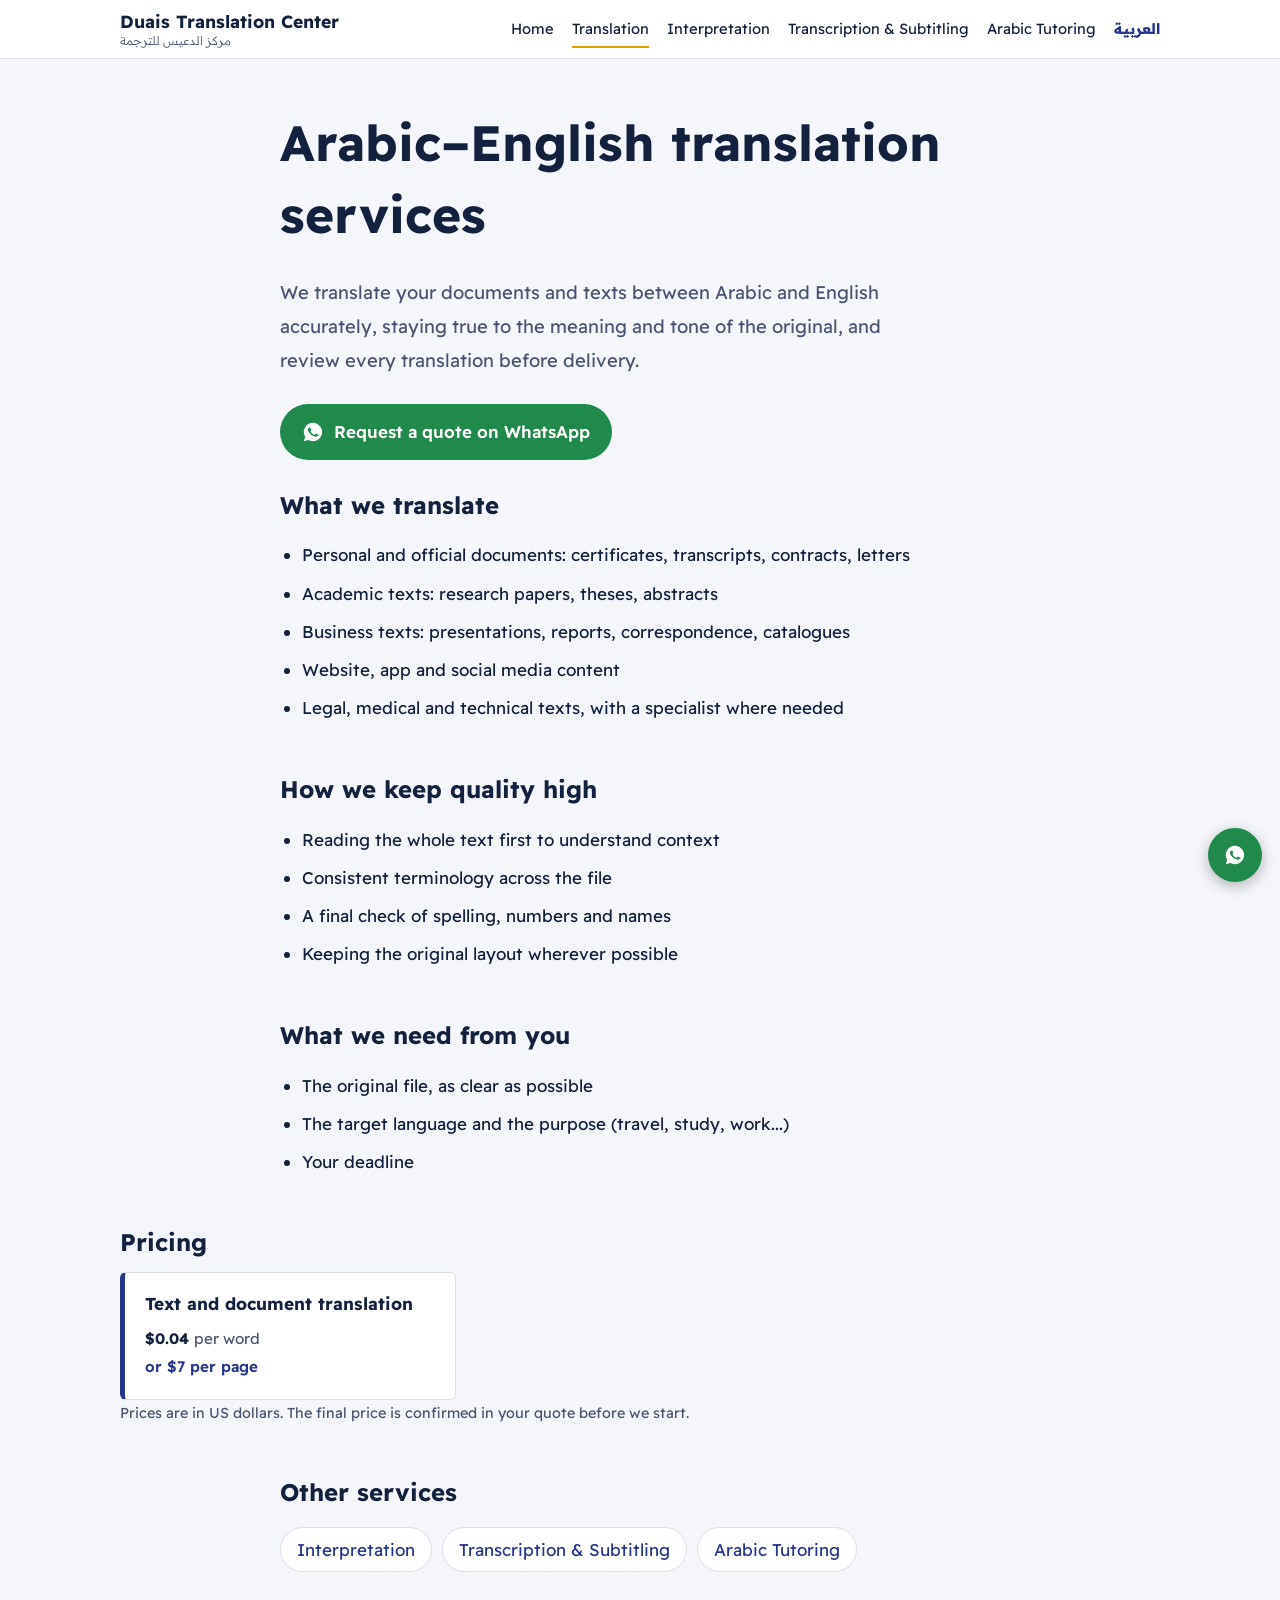
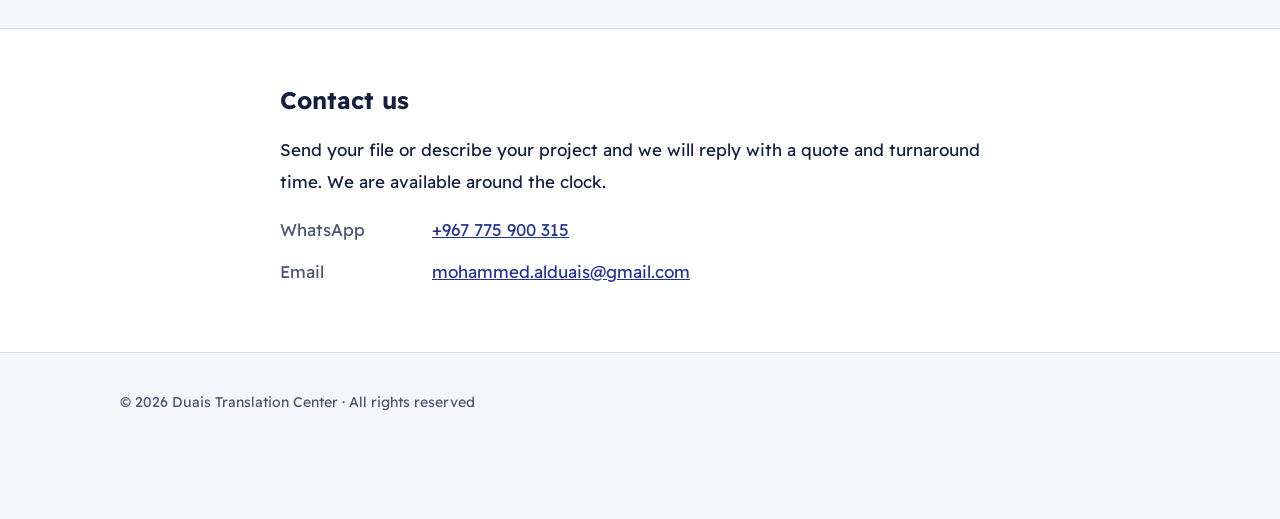
<file: en/translation/index.html>
<!doctype html>
<html lang="en" dir="ltr">
<head><meta charset="utf-8"><meta name="viewport" content="width=device-width, initial-scale=1">
<title>Arabic–English Translation Services | Duais Translation Center</title><meta name="description" content="Translation of documents and texts from Arabic to English and English to Arabic: official, academic and business documents and websites. Request a quote today.">
<link rel="canonical" href="https://duaistranslations.github.io/DTC/en/translation/"><link rel="alternate" hreflang="ar" href="https://duaistranslations.github.io/DTC/translation/"><link rel="alternate" hreflang="en" href="https://duaistranslations.github.io/DTC/en/translation/"><link rel="alternate" hreflang="x-default" href="https://duaistranslations.github.io/DTC/translation/">
<meta property="og:type" content="website"><meta property="og:title" content="Arabic–English Translation Services | Duais Translation Center"><meta property="og:description" content="Translation of documents and texts from Arabic to English and English to Arabic: official, academic and business documents and websites. Request a quote today."><meta property="og:url" content="https://duaistranslations.github.io/DTC/en/translation/"><meta property="og:locale" content="en_US">
<meta name="theme-color" content="#14213D"><link rel="icon" href="../../favicon.svg" type="image/svg+xml">
<link rel="preconnect" href="https://fonts.googleapis.com"><link rel="preconnect" href="https://fonts.gstatic.com" crossorigin>
<link rel="stylesheet" href="https://fonts.googleapis.com/css2?family=Readex+Pro:wght@300;400;600;700&display=swap">
<link rel="stylesheet" href="../../style.css"></head>
<body><a class="skip" href="#main">Skip to content</a>
<header class="top"><div class="wrap bar"><a class="brand" href="../"><span><b>Duais Translation Center</b><small>مركز الدعيس للترجمة</small></span></a>
<nav aria-label="Main"><a href="../">Home</a><a href="./" aria-current="page">Translation</a><a href="../interpretation/">Interpretation</a><a href="../transcription/">Transcription &amp; Subtitling</a><a href="../tutoring/">Arabic Tutoring</a><a class="lang" href="../../translation/" hreflang="ar" lang="ar">العربية</a></nav></div></header>
<main id="main"><section class="pagehead"><div class="wrap narrow"><h1>Arabic–English translation services</h1><p class="lead">We translate your documents and texts between Arabic and English accurately, staying true to the meaning and tone of the original, and review every translation before delivery.</p>
<p class="btns"><a class="btn" href="https://wa.me/967775900315?text=Hello%2C%20I%20would%20like%20a%20quote%20for%3A%20Translation"><svg viewBox="0 0 24 24" width="22" height="22" aria-hidden="true"><path fill="currentColor" d="M12 2a10 10 0 0 0-8.6 15.1L2 22l5-1.3A10 10 0 1 0 12 2zm5.2 13.9c-.2.6-1.300 1.200-1.800 1.200-.5.1-1 .2-3.200-.7-2.700-1.100-4.400-3.800-4.600-4-.1-.2-1.100-1.500-1.100-2.800s.7-2 1-2.300c.2-.3.500-.3.700-.3h.5c.2 0 .4 0 .6.500l.8 2c.1.2.1.4 0 .5l-.3.500-.4.400c-.1.200-.3.300-.1.600.2.300.8 1.300 1.700 2.100 1.200 1 2.100 1.300 2.400 1.500.3.100.5.100.6-.1l.9-1.100c.2-.3.400-.2.700-.1l1.900.9c.3.100.5.200.5.300.1.200.1.800-.1 1.400z"/></svg><span>Request a quote on WhatsApp</span></a></p></div></section>
<section class="wrap narrow prose"><h2>What we translate</h2><ul class="list"><li>Personal and official documents: certificates, transcripts, contracts, letters</li><li>Academic texts: research papers, theses, abstracts</li><li>Business texts: presentations, reports, correspondence, catalogues</li><li>Website, app and social media content</li><li>Legal, medical and technical texts, with a specialist where needed</li></ul><h2>How we keep quality high</h2><ul class="list"><li>Reading the whole text first to understand context</li><li>Consistent terminology across the file</li><li>A final check of spelling, numbers and names</li><li>Keeping the original layout wherever possible</li></ul><h2>What we need from you</h2><ul class="list"><li>The original file, as clear as possible</li><li>The target language and the purpose (travel, study, work...)</li><li>Your deadline</li></ul></section><section class="wrap"><h2>Pricing</h2><ul class="grid prices"><li><h3>Text and document translation</h3><p class="price"><bdi dir="ltr">$0.04</bdi> <span>per word</span></p><p class="alt">or $7 per page</p></li></ul><p class="note">Prices are in US dollars. The final price is confirmed in your quote before we start.</p></section><section class="wrap narrow"><h2>Other services</h2><p class="chips"><a href="../interpretation/">Interpretation</a><a href="../transcription/">Transcription &amp; Subtitling</a><a href="../tutoring/">Arabic Tutoring</a></p></section><section class="band contact" id="contact"><div class="wrap narrow"><h2>Contact us</h2><p>Send your file or describe your project and we will reply with a quote and turnaround time. We are available around the clock.</p>
<ul class="contact-list"><li><span>WhatsApp</span><a href="https://wa.me/967775900315?text=Hello%2C%20I%20would%20like%20a%20quote%20for%3A%20Translation" dir="ltr">+967 775 900 315</a></li>
<li><span>Email</span><a href="mailto:mohammed.alduais@gmail.com" dir="ltr">mohammed.alduais@gmail.com</a></li></ul></div></section></main>
<footer><div class="wrap"><p>© 2026 Duais Translation Center · All rights reserved</p></div></footer>
<a class="fab" href="https://wa.me/967775900315?text=Hello%2C%20I%20would%20like%20a%20quote%20for%3A%20Translation" aria-label="WhatsApp"><svg viewBox="0 0 24 24" width="22" height="22" aria-hidden="true"><path fill="currentColor" d="M12 2a10 10 0 0 0-8.6 15.1L2 22l5-1.3A10 10 0 1 0 12 2zm5.2 13.9c-.2.6-1.300 1.200-1.800 1.200-.5.1-1 .2-3.200-.7-2.700-1.100-4.400-3.800-4.600-4-.1-.2-1.100-1.500-1.100-2.800s.7-2 1-2.300c.2-.3.500-.3.700-.3h.5c.2 0 .4 0 .6.500l.8 2c.1.2.1.4 0 .5l-.3.500-.4.400c-.1.200-.3.300-.1.600.2.300.8 1.300 1.700 2.100 1.200 1 2.100 1.300 2.400 1.500.3.100.5.100.6-.1l.9-1.100c.2-.3.400-.2.700-.1l1.900.9c.3.100.5.200.5.300.1.200.1.800-.1 1.400z"/></svg></a>
</body></html>
</file>
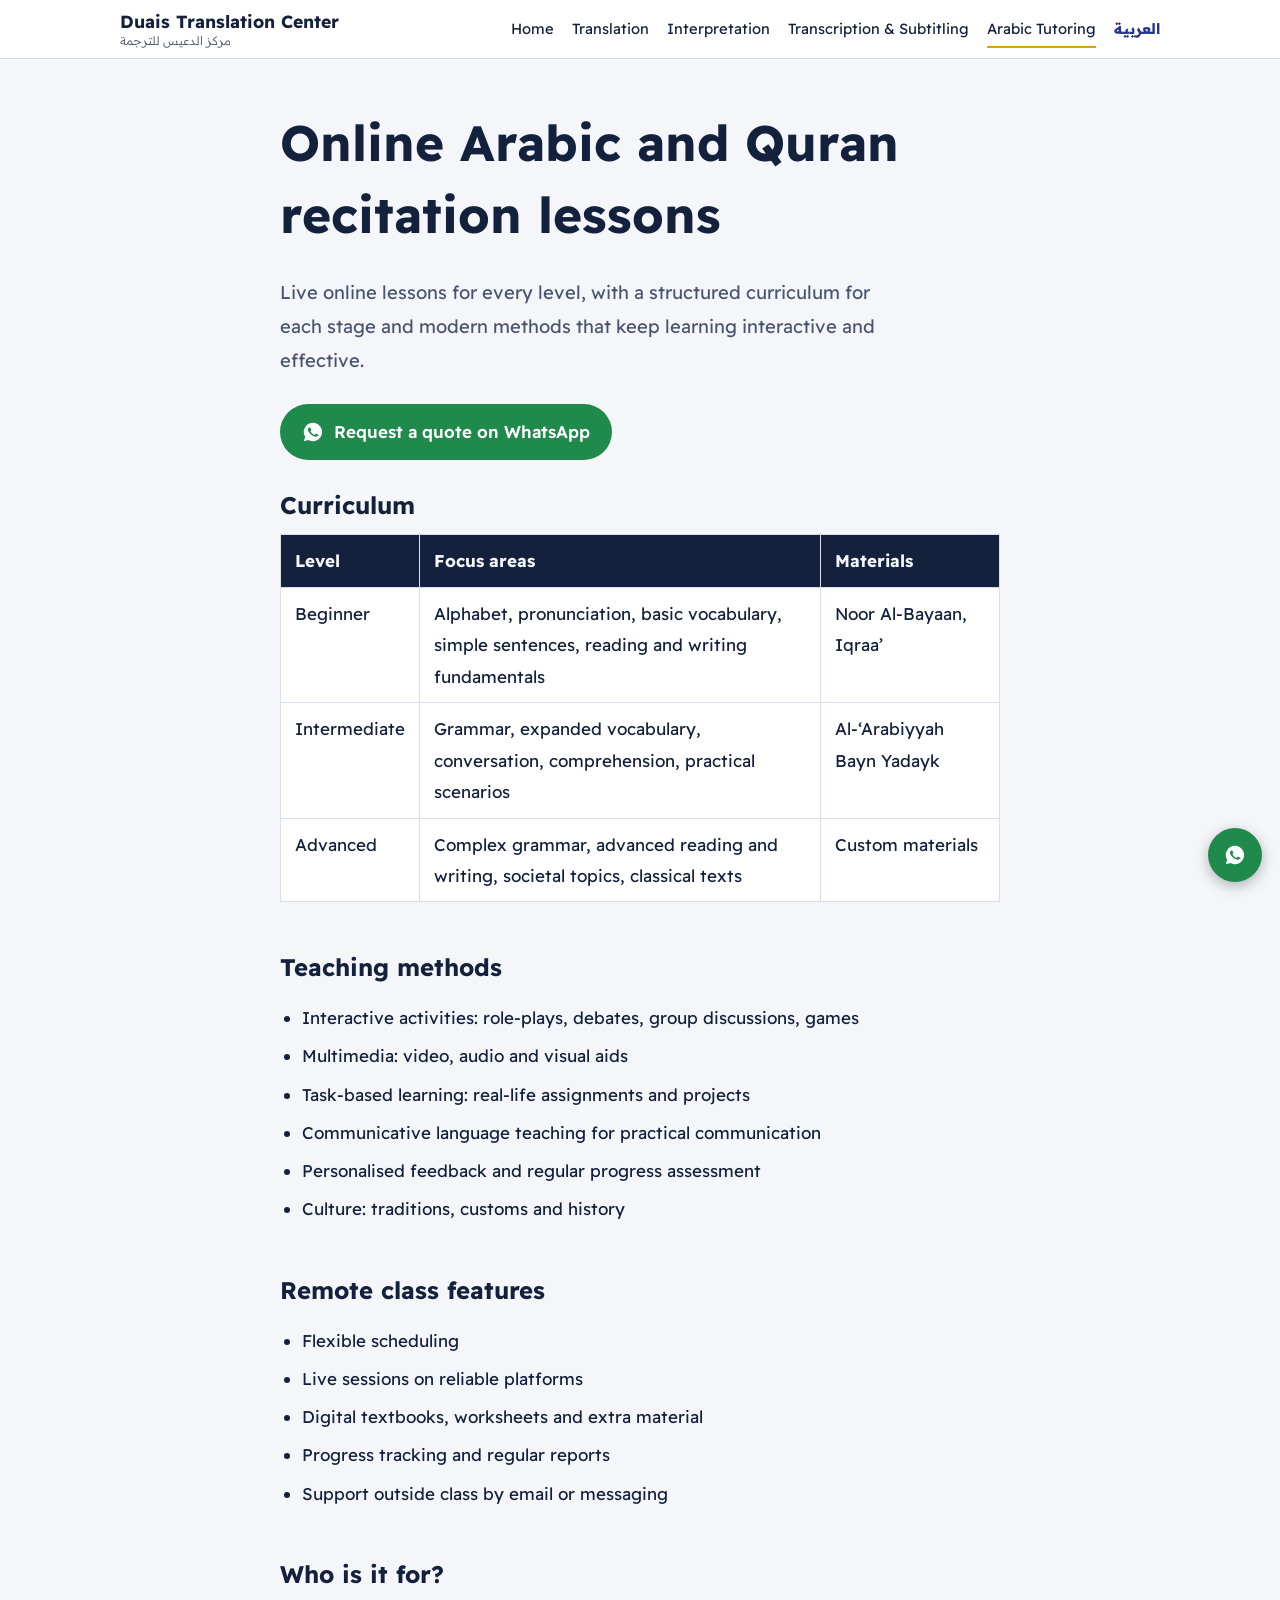
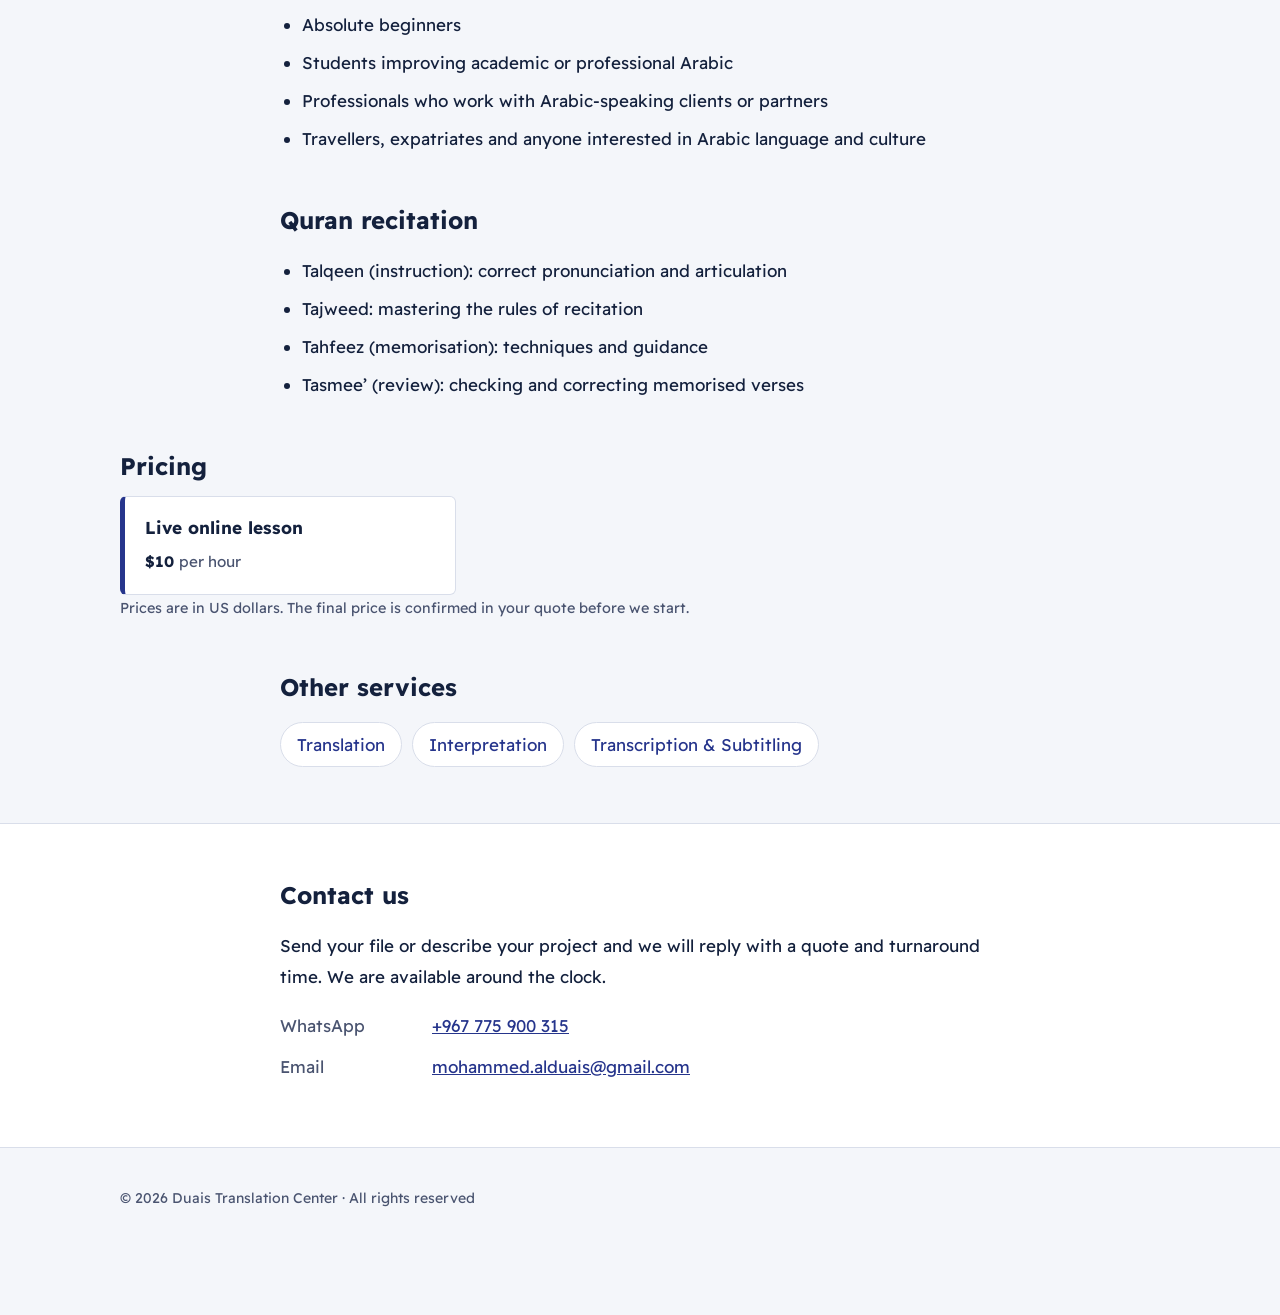
<file: en/tutoring/index.html>
<!doctype html>
<html lang="en" dir="ltr">
<head><meta charset="utf-8"><meta name="viewport" content="width=device-width, initial-scale=1">
<title>Online Arabic &amp; Quran Recitation Lessons for All Levels | Duais Translation Center</title><meta name="description" content="Live online Arabic lessons for beginner, intermediate and advanced learners, plus Quran talqeen, tajweed, memorisation and review. Flexible schedule and progress reports.">
<link rel="canonical" href="https://duaistranslations.github.io/DTC/en/tutoring/"><link rel="alternate" hreflang="ar" href="https://duaistranslations.github.io/DTC/tutoring/"><link rel="alternate" hreflang="en" href="https://duaistranslations.github.io/DTC/en/tutoring/"><link rel="alternate" hreflang="x-default" href="https://duaistranslations.github.io/DTC/tutoring/">
<meta property="og:type" content="website"><meta property="og:title" content="Online Arabic &amp; Quran Recitation Lessons for All Levels | Duais Translation Center"><meta property="og:description" content="Live online Arabic lessons for beginner, intermediate and advanced learners, plus Quran talqeen, tajweed, memorisation and review. Flexible schedule and progress reports."><meta property="og:url" content="https://duaistranslations.github.io/DTC/en/tutoring/"><meta property="og:locale" content="en_US">
<meta name="theme-color" content="#14213D"><link rel="icon" href="../../favicon.svg" type="image/svg+xml">
<link rel="preconnect" href="https://fonts.googleapis.com"><link rel="preconnect" href="https://fonts.gstatic.com" crossorigin>
<link rel="stylesheet" href="https://fonts.googleapis.com/css2?family=Readex+Pro:wght@300;400;600;700&display=swap">
<link rel="stylesheet" href="../../style.css"></head>
<body><a class="skip" href="#main">Skip to content</a>
<header class="top"><div class="wrap bar"><a class="brand" href="../"><span><b>Duais Translation Center</b><small>مركز الدعيس للترجمة</small></span></a>
<nav aria-label="Main"><a href="../">Home</a><a href="../translation/">Translation</a><a href="../interpretation/">Interpretation</a><a href="../transcription/">Transcription &amp; Subtitling</a><a href="./" aria-current="page">Arabic Tutoring</a><a class="lang" href="../../tutoring/" hreflang="ar" lang="ar">العربية</a></nav></div></header>
<main id="main"><section class="pagehead"><div class="wrap narrow"><h1>Online Arabic and Quran recitation lessons</h1><p class="lead">Live online lessons for every level, with a structured curriculum for each stage and modern methods that keep learning interactive and effective.</p>
<p class="btns"><a class="btn" href="https://wa.me/967775900315?text=Hello%2C%20I%20would%20like%20a%20quote%20for%3A%20Arabic%20tutoring"><svg viewBox="0 0 24 24" width="22" height="22" aria-hidden="true"><path fill="currentColor" d="M12 2a10 10 0 0 0-8.6 15.1L2 22l5-1.3A10 10 0 1 0 12 2zm5.2 13.9c-.2.6-1.300 1.200-1.800 1.200-.5.1-1 .2-3.200-.7-2.700-1.100-4.400-3.800-4.600-4-.1-.2-1.100-1.500-1.100-2.800s.7-2 1-2.300c.2-.3.500-.3.700-.3h.5c.2 0 .4 0 .6.500l.8 2c.1.2.1.4 0 .5l-.3.500-.4.400c-.1.200-.3.300-.1.600.2.300.8 1.300 1.700 2.100 1.200 1 2.100 1.300 2.400 1.500.3.100.5.100.6-.1l.9-1.100c.2-.3.400-.2.700-.1l1.900.9c.3.100.5.200.5.300.1.200.1.800-.1 1.400z"/></svg><span>Request a quote on WhatsApp</span></a></p></div></section>
<section class="wrap narrow prose"><h2>Curriculum</h2><div class="tablewrap"><table><thead><tr><th scope='col'>Level</th><th scope='col'>Focus areas</th><th scope='col'>Materials</th></tr></thead><tbody><tr><td>Beginner</td><td>Alphabet, pronunciation, basic vocabulary, simple sentences, reading and writing fundamentals</td><td>Noor Al-Bayaan, Iqraa’</td></tr><tr><td>Intermediate</td><td>Grammar, expanded vocabulary, conversation, comprehension, practical scenarios</td><td>Al-‘Arabiyyah Bayn Yadayk</td></tr><tr><td>Advanced</td><td>Complex grammar, advanced reading and writing, societal topics, classical texts</td><td>Custom materials</td></tr></tbody></table></div><h2>Teaching methods</h2><ul class="list"><li>Interactive activities: role-plays, debates, group discussions, games</li><li>Multimedia: video, audio and visual aids</li><li>Task-based learning: real-life assignments and projects</li><li>Communicative language teaching for practical communication</li><li>Personalised feedback and regular progress assessment</li><li>Culture: traditions, customs and history</li></ul><h2>Remote class features</h2><ul class="list"><li>Flexible scheduling</li><li>Live sessions on reliable platforms</li><li>Digital textbooks, worksheets and extra material</li><li>Progress tracking and regular reports</li><li>Support outside class by email or messaging</li></ul><h2>Who is it for?</h2><ul class="list"><li>Absolute beginners</li><li>Students improving academic or professional Arabic</li><li>Professionals who work with Arabic-speaking clients or partners</li><li>Travellers, expatriates and anyone interested in Arabic language and culture</li></ul><h2>Quran recitation</h2><ul class="list"><li>Talqeen (instruction): correct pronunciation and articulation</li><li>Tajweed: mastering the rules of recitation</li><li>Tahfeez (memorisation): techniques and guidance</li><li>Tasmee’ (review): checking and correcting memorised verses</li></ul></section><section class="wrap"><h2>Pricing</h2><ul class="grid prices"><li><h3>Live online lesson</h3><p class="price"><bdi dir="ltr">$10</bdi> <span>per hour</span></p></li></ul><p class="note">Prices are in US dollars. The final price is confirmed in your quote before we start.</p></section><section class="wrap narrow"><h2>Other services</h2><p class="chips"><a href="../translation/">Translation</a><a href="../interpretation/">Interpretation</a><a href="../transcription/">Transcription &amp; Subtitling</a></p></section><section class="band contact" id="contact"><div class="wrap narrow"><h2>Contact us</h2><p>Send your file or describe your project and we will reply with a quote and turnaround time. We are available around the clock.</p>
<ul class="contact-list"><li><span>WhatsApp</span><a href="https://wa.me/967775900315?text=Hello%2C%20I%20would%20like%20a%20quote%20for%3A%20Arabic%20tutoring" dir="ltr">+967 775 900 315</a></li>
<li><span>Email</span><a href="mailto:mohammed.alduais@gmail.com" dir="ltr">mohammed.alduais@gmail.com</a></li></ul></div></section></main>
<footer><div class="wrap"><p>© 2026 Duais Translation Center · All rights reserved</p></div></footer>
<a class="fab" href="https://wa.me/967775900315?text=Hello%2C%20I%20would%20like%20a%20quote%20for%3A%20Arabic%20tutoring" aria-label="WhatsApp"><svg viewBox="0 0 24 24" width="22" height="22" aria-hidden="true"><path fill="currentColor" d="M12 2a10 10 0 0 0-8.6 15.1L2 22l5-1.3A10 10 0 1 0 12 2zm5.2 13.9c-.2.6-1.300 1.200-1.800 1.200-.5.1-1 .2-3.200-.7-2.700-1.100-4.400-3.800-4.600-4-.1-.2-1.100-1.500-1.100-2.800s.7-2 1-2.300c.2-.3.500-.3.700-.3h.5c.2 0 .4 0 .6.500l.8 2c.1.2.1.4 0 .5l-.3.500-.4.400c-.1.200-.3.300-.1.600.2.300.8 1.300 1.700 2.100 1.200 1 2.100 1.300 2.400 1.500.3.100.5.100.6-.1l.9-1.100c.2-.3.400-.2.700-.1l1.900.9c.3.100.5.200.5.300.1.200.1.800-.1 1.400z"/></svg></a>
</body></html>
</file>
<file: style.css>
:root{--ink:#14213D;--ind:#26358C;--amber:#E0A100;--bg:#F4F6FA;--card:#fff;--line:#D9DEEA;--mute:#4A5470;--wa:#1F8A4C}
@media(prefers-color-scheme:dark){:root{--ink:#EDF0F8;--ind:#9DB0FF;--bg:#0F1628;--card:#18213A;--line:#2B3656;--mute:#AAB3CC}}
*{box-sizing:border-box}html{scroll-behavior:smooth}
body{margin:0;background:var(--bg);color:var(--ink);font-family:"Readex Pro",Tahoma,"Segoe UI",system-ui,sans-serif;line-height:1.85;font-size:17px}
.wrap{max-width:1080px;margin-inline:auto;padding-inline:20px}.narrow{max-width:760px}
a{color:var(--ind)}a:focus-visible,summary:focus-visible,.btn:focus-visible{outline:3px solid var(--amber);outline-offset:3px}
.skip{position:absolute;inset-inline-start:-999px}.skip:focus{inset-inline-start:8px;top:8px;background:#fff;color:#000;padding:8px 12px;z-index:9}
.top{background:var(--card);border-bottom:1px solid var(--line);position:sticky;top:0;z-index:5}
.bar{display:flex;flex-wrap:wrap;align-items:center;justify-content:space-between;gap:6px 24px;padding-block:10px}
.brand{text-decoration:none;color:var(--ink);display:flex;align-items:center;gap:10px;line-height:1.3}.brand span{display:flex;flex-direction:column}.brand img{border-radius:50%;background:#fff}.brand b{font-size:1.1rem}.brand small{color:var(--mute);font-size:.75rem;font-weight:300}
nav{display:flex;flex-wrap:wrap;gap:2px 18px;font-size:.92rem}nav a{color:var(--ink);text-decoration:none;padding:4px 0;border-bottom:2px solid transparent}
nav a:hover,nav a[aria-current]{border-color:var(--amber)}nav .lang{font-weight:700;color:var(--ind)}
h1,h2,h3{line-height:1.45;margin:0 0 .5em}h1{font-size:clamp(1.9rem,4.6vw,3.1rem);font-weight:700}h2{font-size:1.5rem;margin-top:2em}h3{font-size:1.08rem}
.hero{padding:56px 0 48px}.hero-grid{display:grid;grid-template-columns:1.5fr 1fr;gap:32px;align-items:center}
.arch{width:100%;max-width:300px;justify-self:center}.lead{font-size:1.15rem;color:var(--mute);max-width:56ch}
.btns{display:flex;flex-wrap:wrap;gap:12px;margin:26px 0 8px}
.btn{display:inline-flex;gap:10px;align-items:center;background:var(--wa);color:#fff;text-decoration:none;font-weight:600;padding:12px 22px;border-radius:999px}
.btn:hover{filter:brightness(1.1)}.btn.ghost{background:transparent;color:var(--ink);border:2px solid var(--ink)}
.note{color:var(--mute);font-size:.9rem;margin:0}
.grid{list-style:none;margin:0;padding:0;display:grid;grid-template-columns:repeat(auto-fill,minmax(250px,1fr));gap:16px}.grid.two{grid-template-columns:repeat(auto-fill,minmax(320px,1fr))}
.grid li{background:var(--card);border:1px solid var(--line);border-inline-start:5px solid var(--amber);padding:18px 20px;border-radius:6px}
.grid li p{margin:0;color:var(--mute);font-size:.95rem}.grid h3 a{color:var(--ink)}
.prices li{border-inline-start-color:var(--ind)}.price{font-size:1.6rem;font-weight:700;color:var(--ink)!important;margin:4px 0}.price span{font-size:.95rem;font-weight:400;color:var(--mute)}.alt{font-weight:600;color:var(--ind)!important}
.band{background:var(--card);border-block:1px solid var(--line);margin-top:48px;padding-block:8px 48px}.band h2{margin-top:1.4em}
.band .grid li{background:var(--bg)}
.steps{counter-reset:s;list-style:none;padding:0;display:grid;grid-template-columns:repeat(auto-fit,minmax(200px,1fr));gap:16px}
.steps li{counter-increment:s;background:var(--card);border:1px solid var(--line);border-radius:6px;padding:18px}
.steps li::before{content:counter(s);display:inline-grid;place-items:center;width:34px;height:34px;border-radius:50%;background:var(--ind);color:#fff;font-weight:700;margin-bottom:8px}
details{background:var(--card);border:1px solid var(--line);border-radius:6px;margin-bottom:10px;padding:0 18px}summary{cursor:pointer;font-weight:600;padding:14px 0}details p{margin:0 0 14px;color:var(--mute)}
.pagehead{padding:48px 0 8px}.prose h2:first-child{margin-top:.5em}
.list{padding-inline-start:1.3em}.list li{margin-bottom:.4em}
.tablewrap{overflow-x:auto}table{border-collapse:collapse;width:100%;background:var(--card)}th,td{border:1px solid var(--line);padding:10px 14px;text-align:start;vertical-align:top}th{background:var(--ink);color:var(--bg)}
.chips{display:flex;flex-wrap:wrap;gap:10px}.chips a{border:1px solid var(--line);background:var(--card);padding:6px 16px;border-radius:999px;text-decoration:none}
.contact{margin-top:56px;padding-block:20px 48px}.contact-list{list-style:none;padding:0;display:grid;gap:10px}
.contact-list li{display:flex;flex-wrap:wrap;gap:6px 16px;align-items:baseline}.contact-list span{min-width:8em;color:var(--mute)}
footer{padding:22px 0 90px;color:var(--mute);font-size:.88rem}
.fab{position:fixed;inset-inline-end:18px;bottom:18px;width:54px;height:54px;border-radius:50%;background:var(--wa);color:#fff;display:grid;place-items:center;box-shadow:0 4px 14px rgba(0,0,0,.28)}
@media(max-width:760px){.hero-grid{grid-template-columns:1fr}.arch{max-width:200px;order:-1}body{font-size:16px}}
@media(prefers-reduced-motion:reduce){html{scroll-behavior:auto}}
</file>
